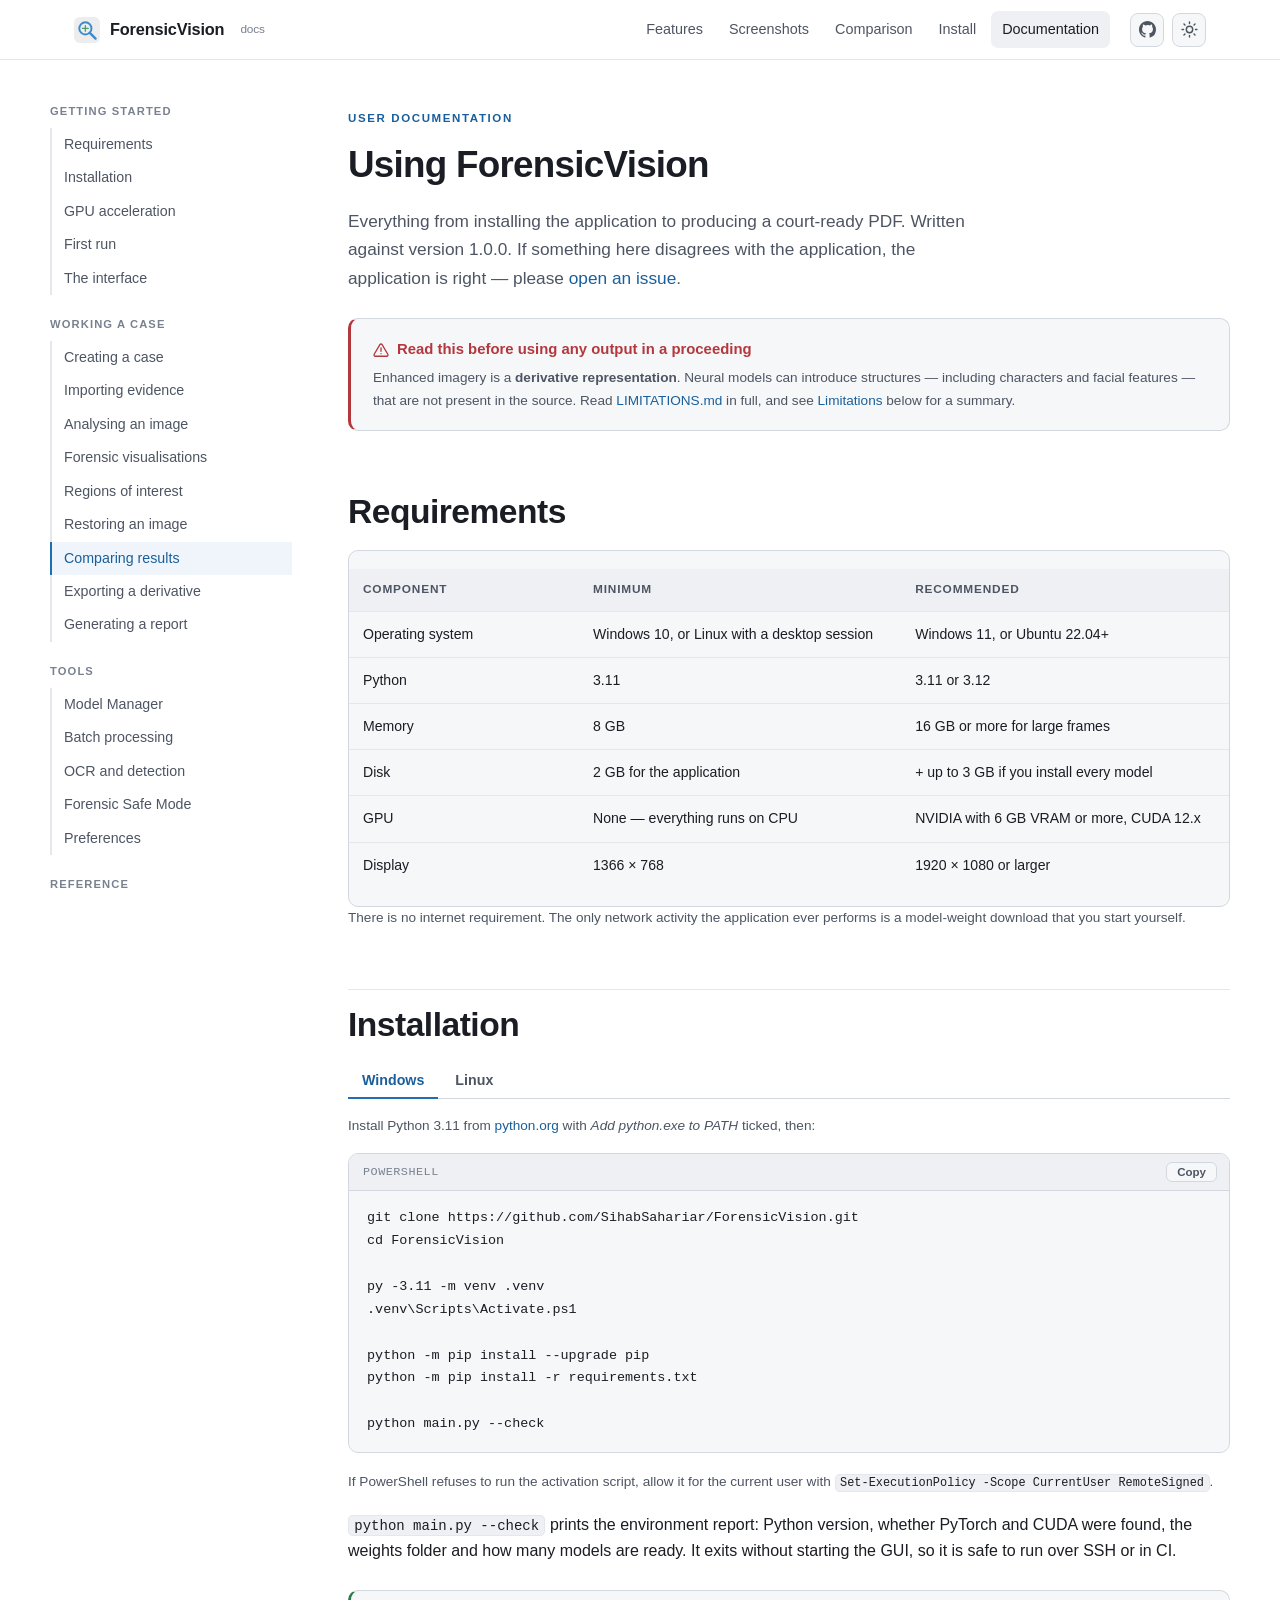
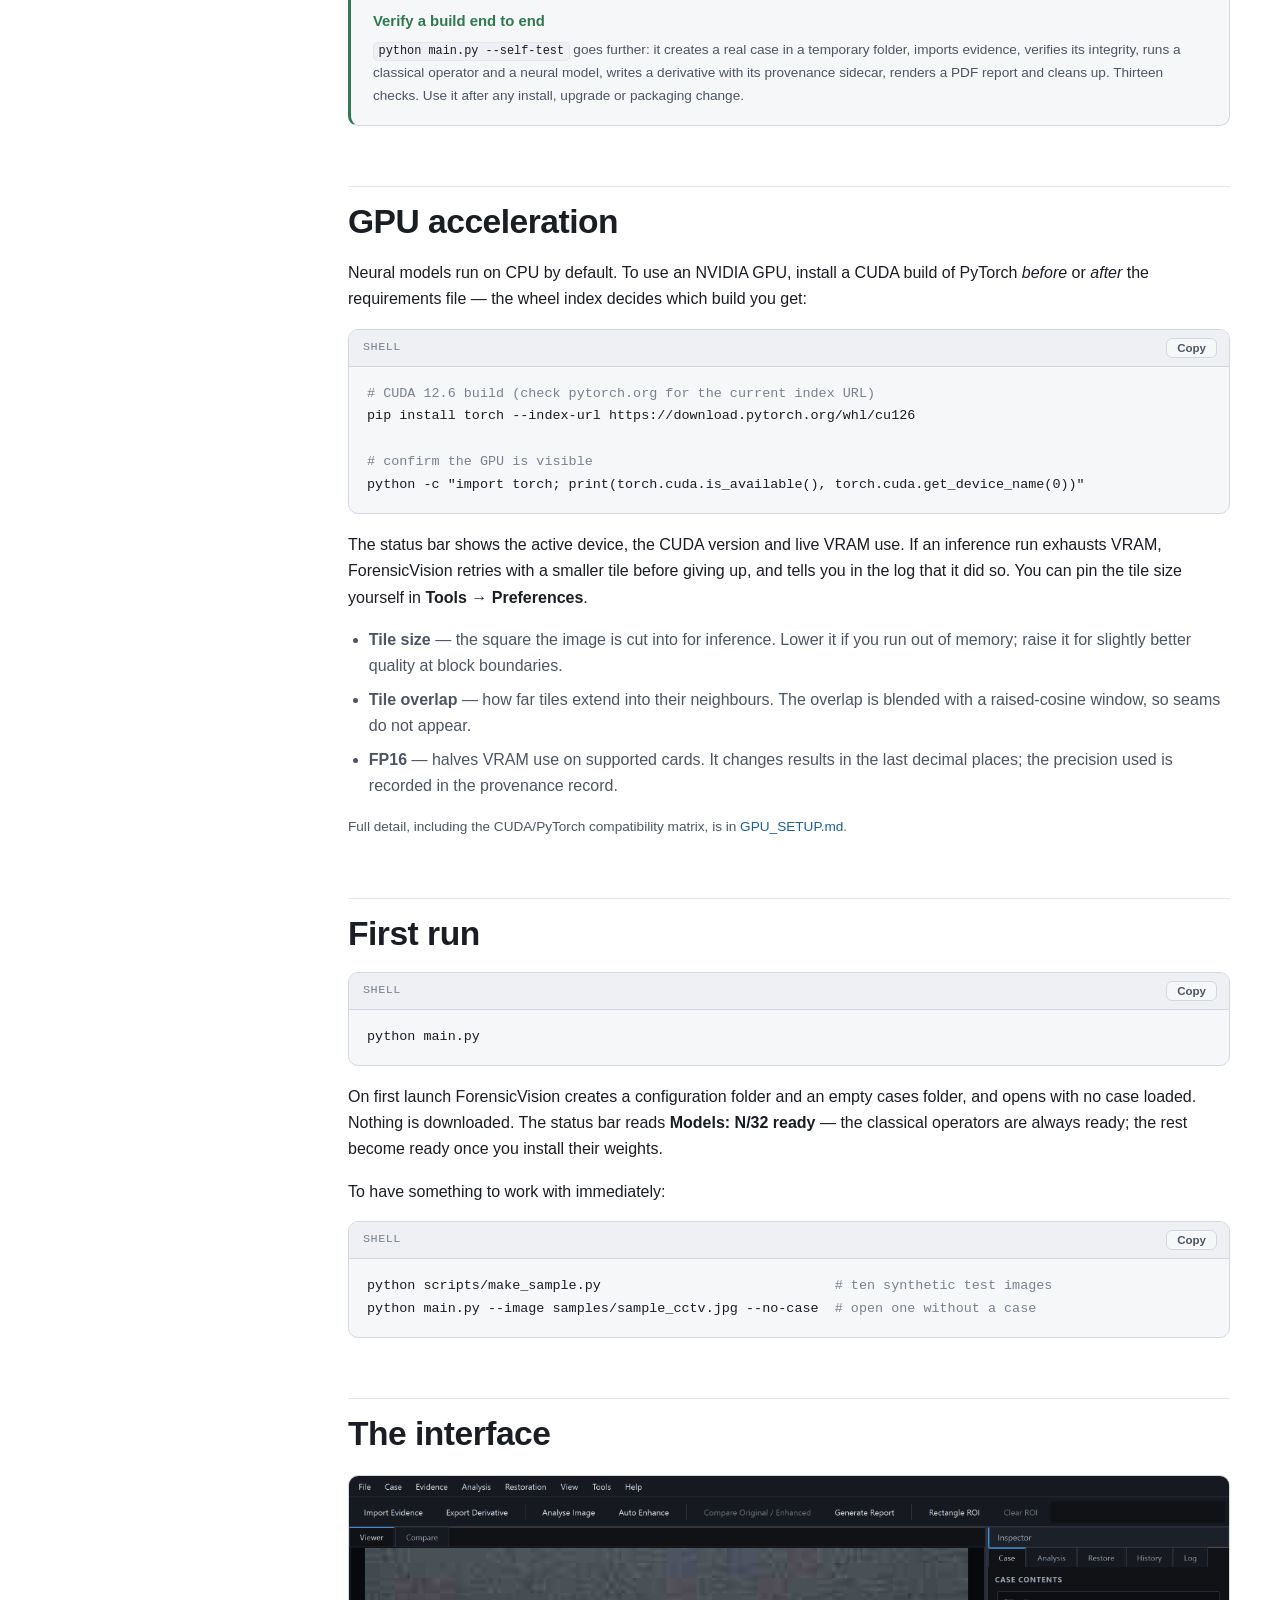
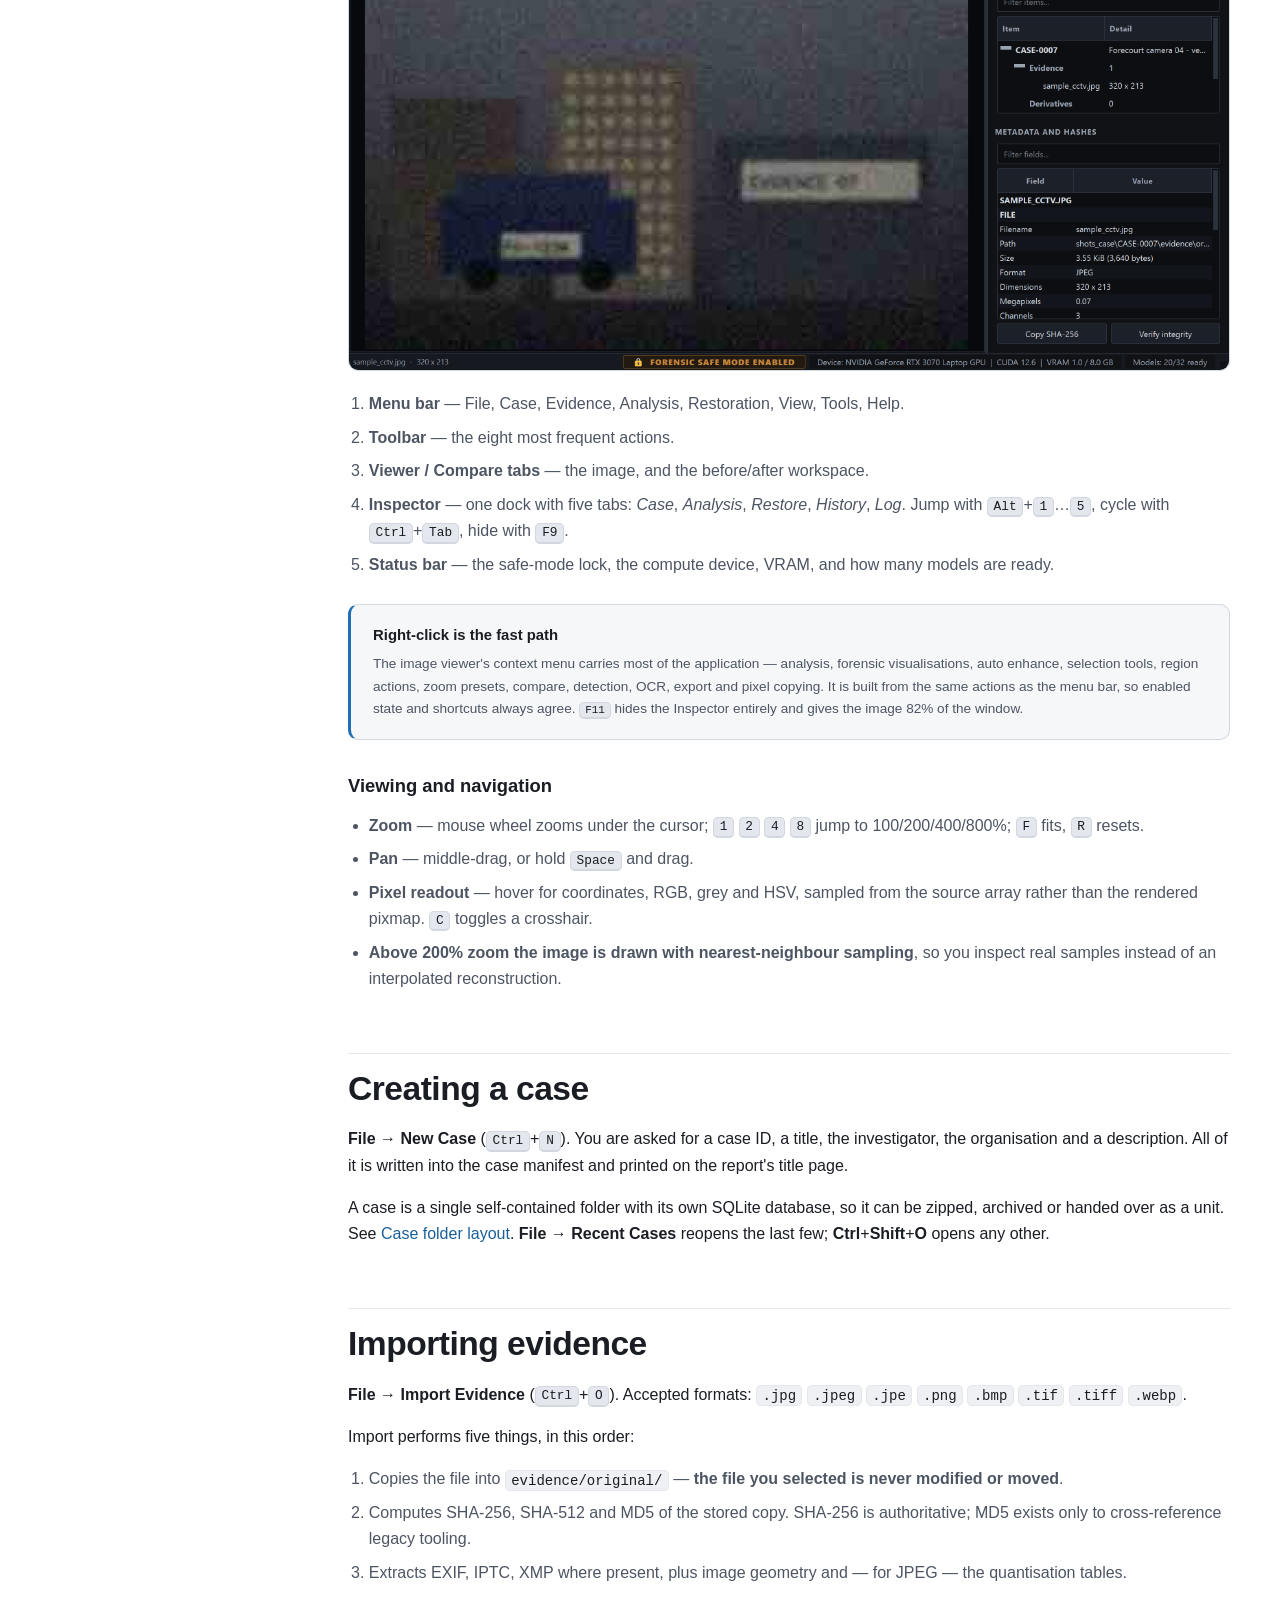
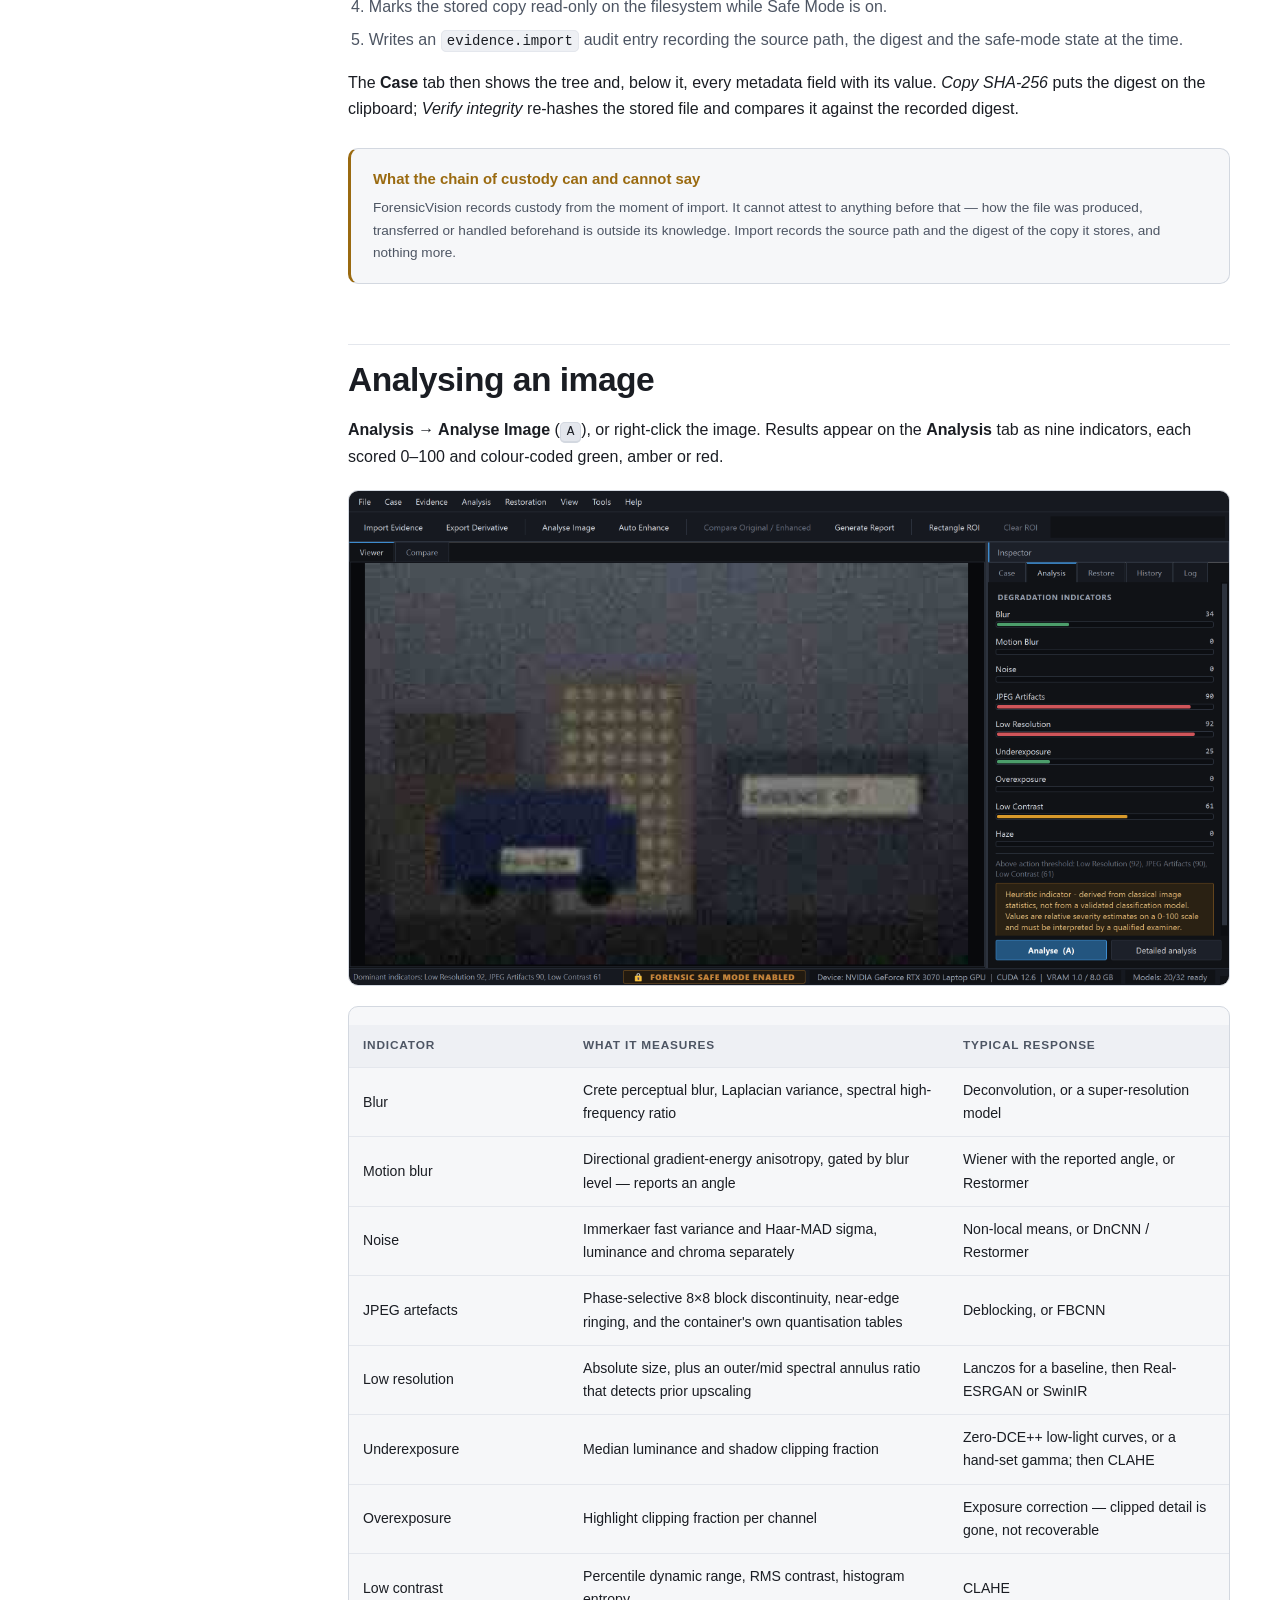
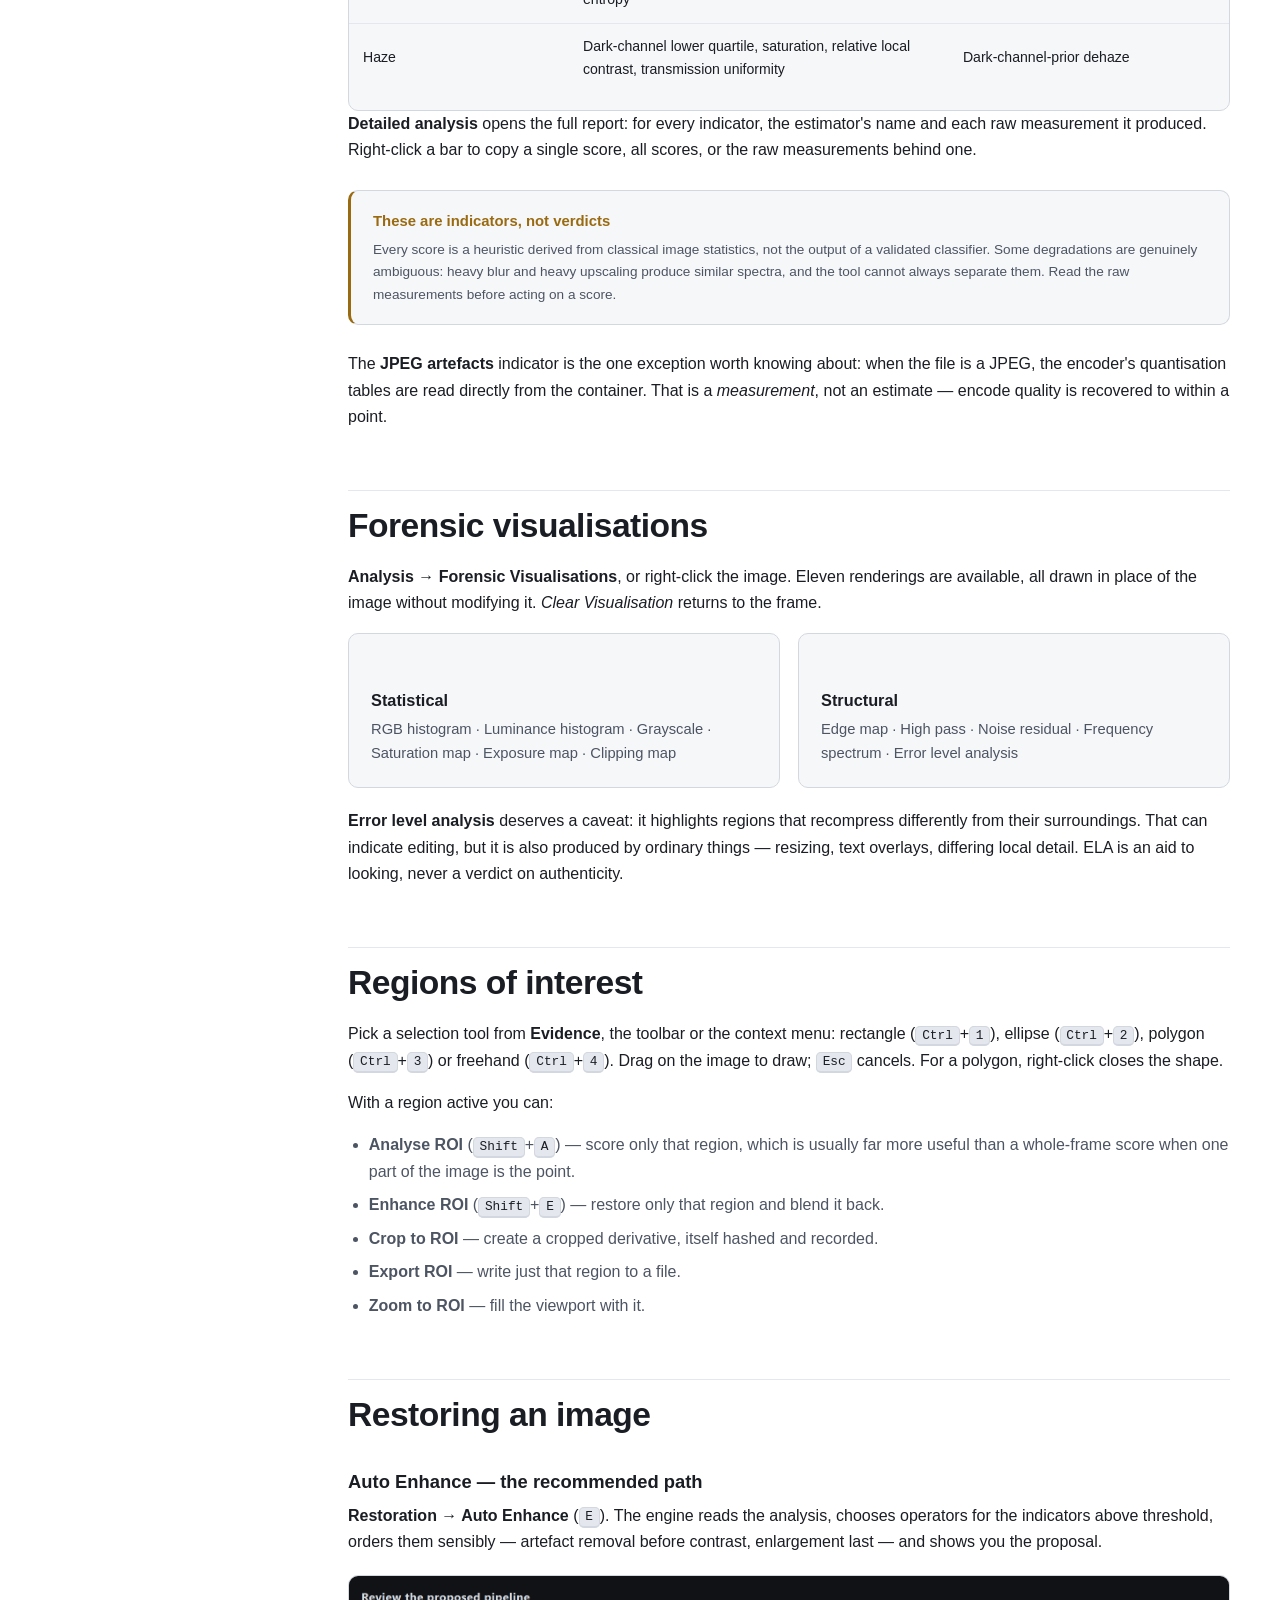
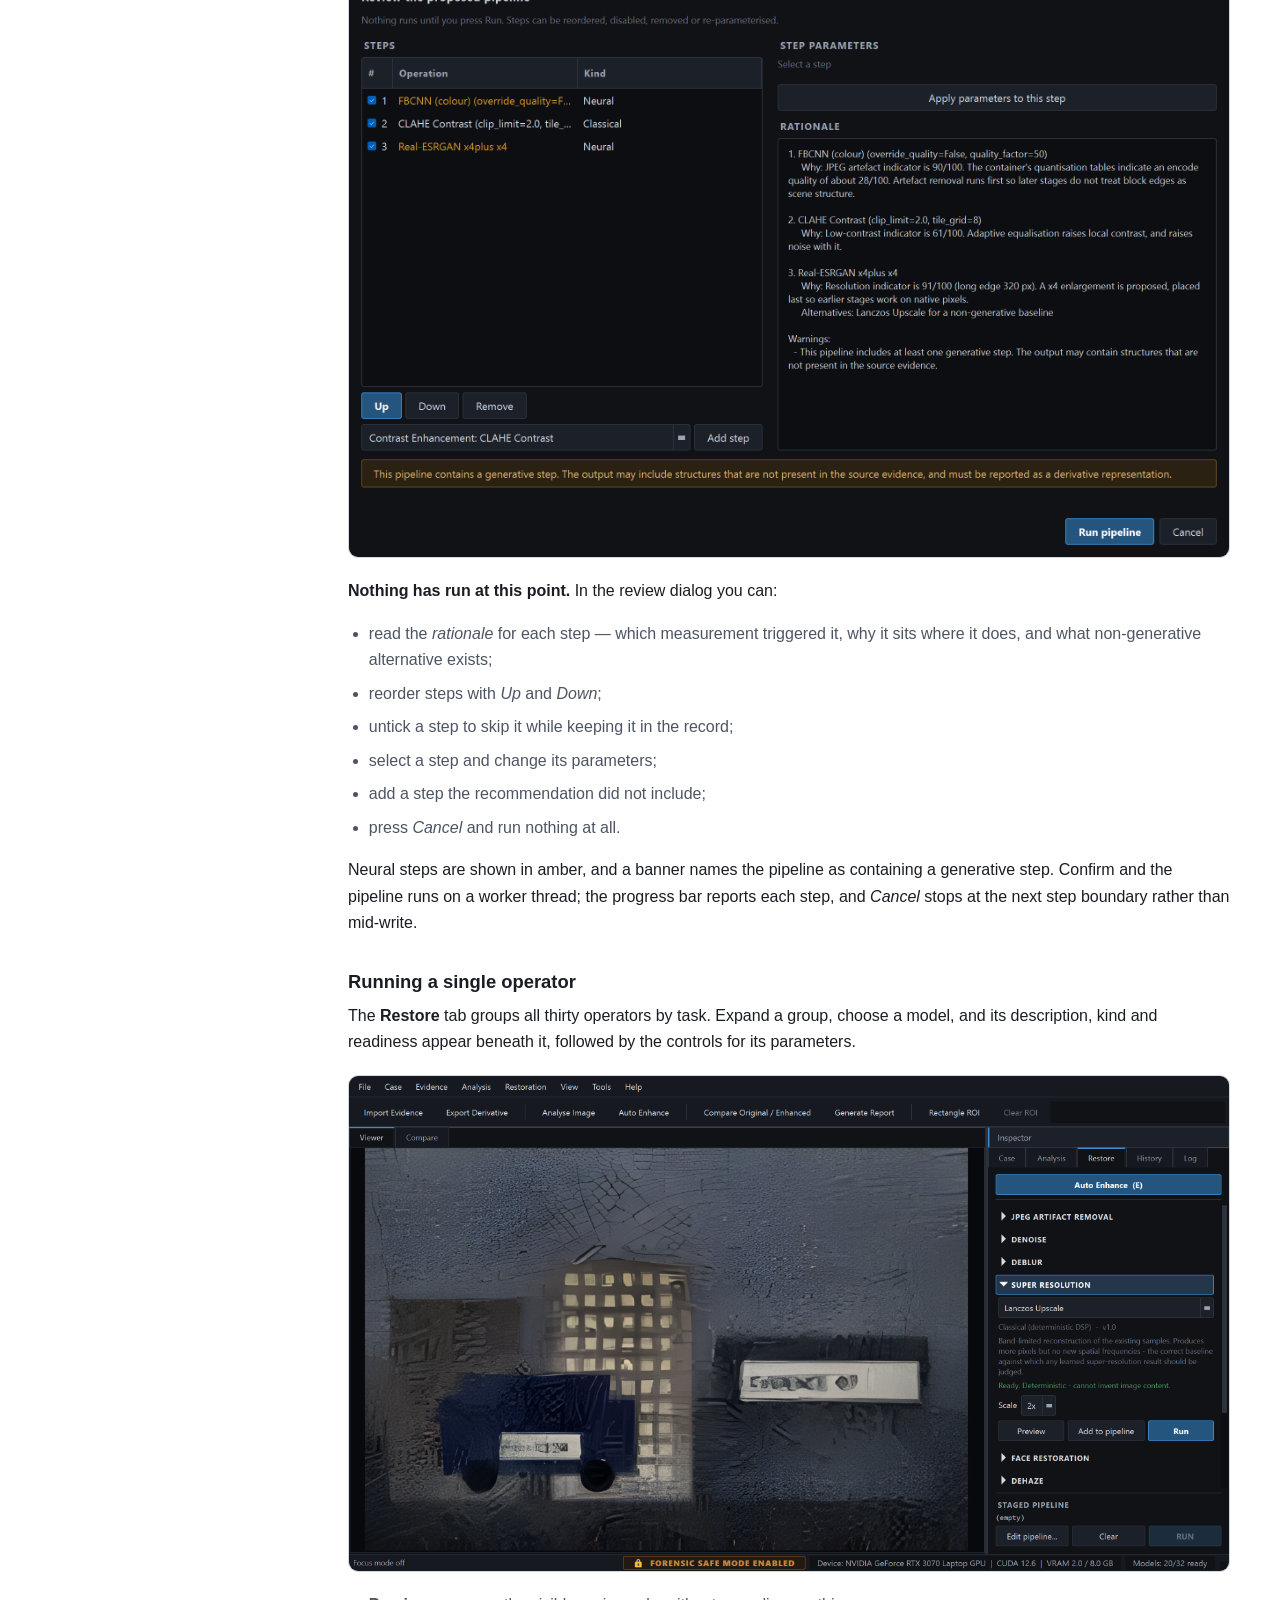
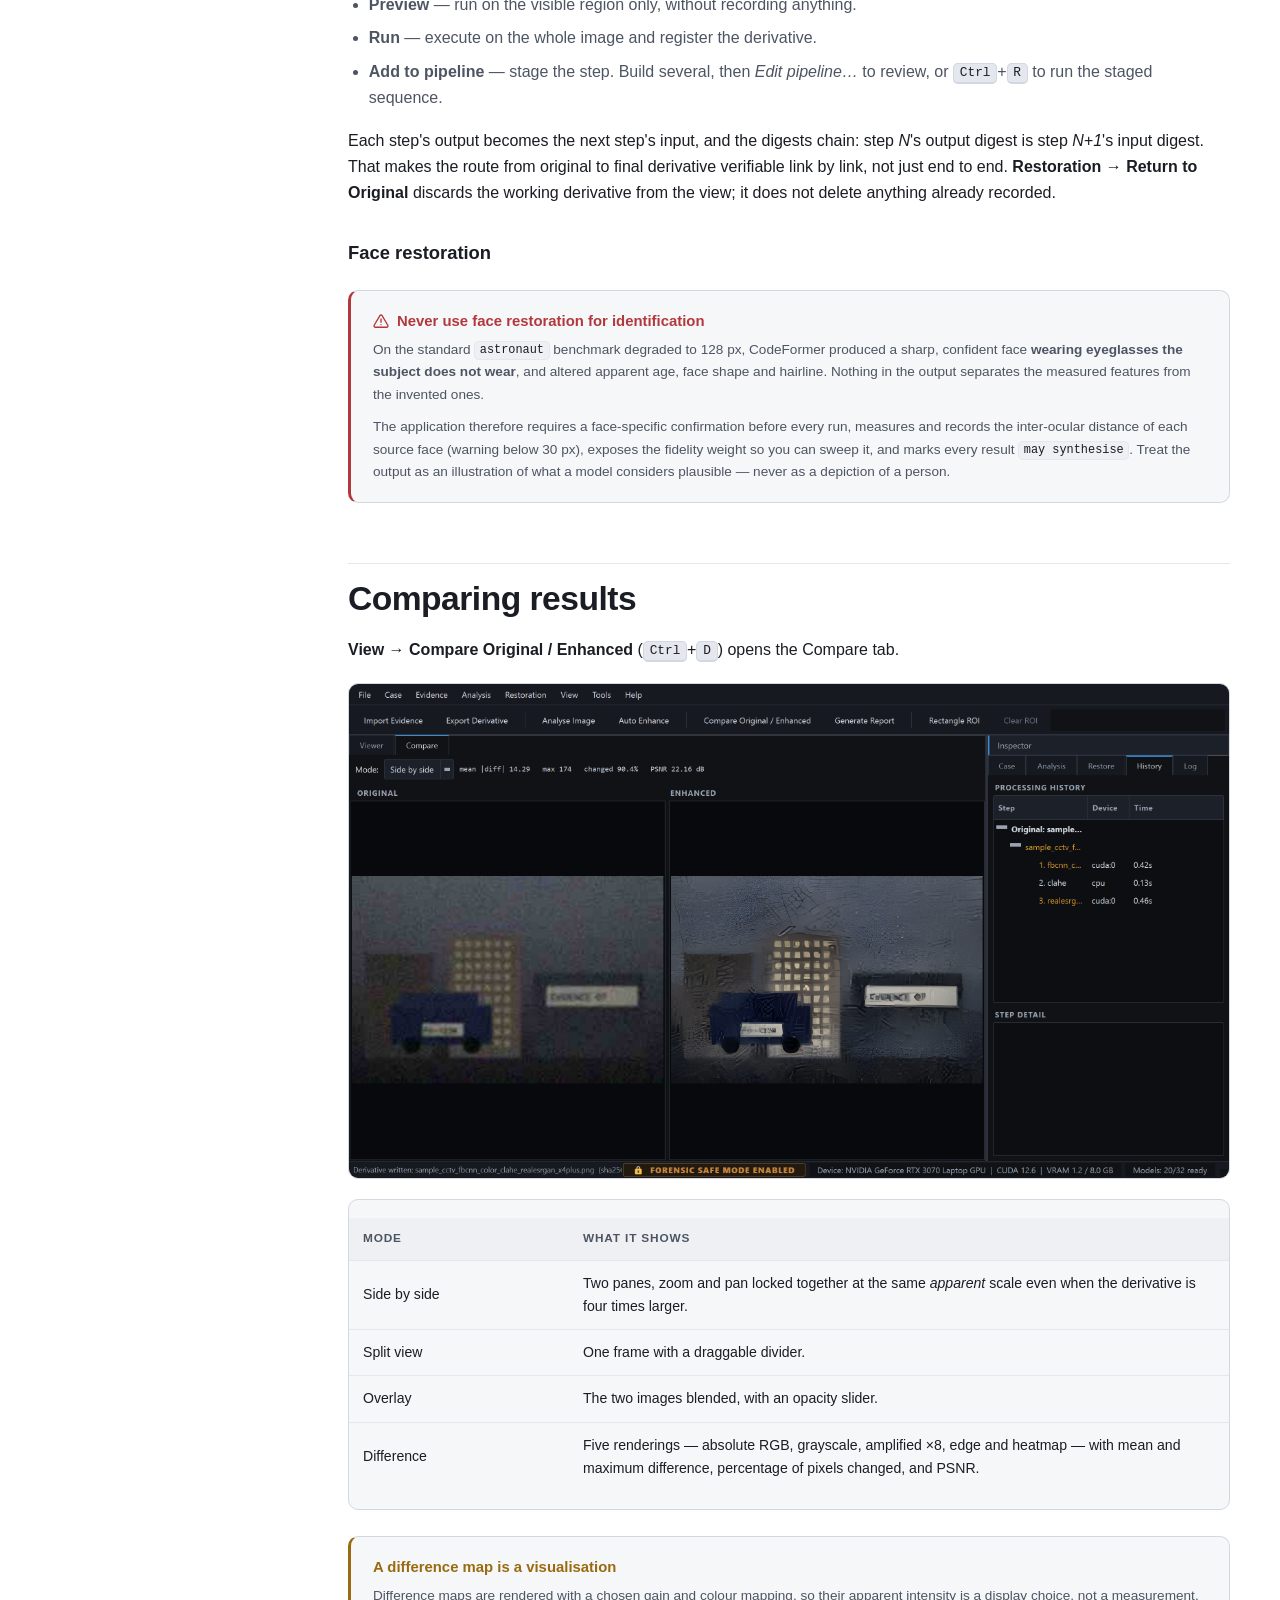
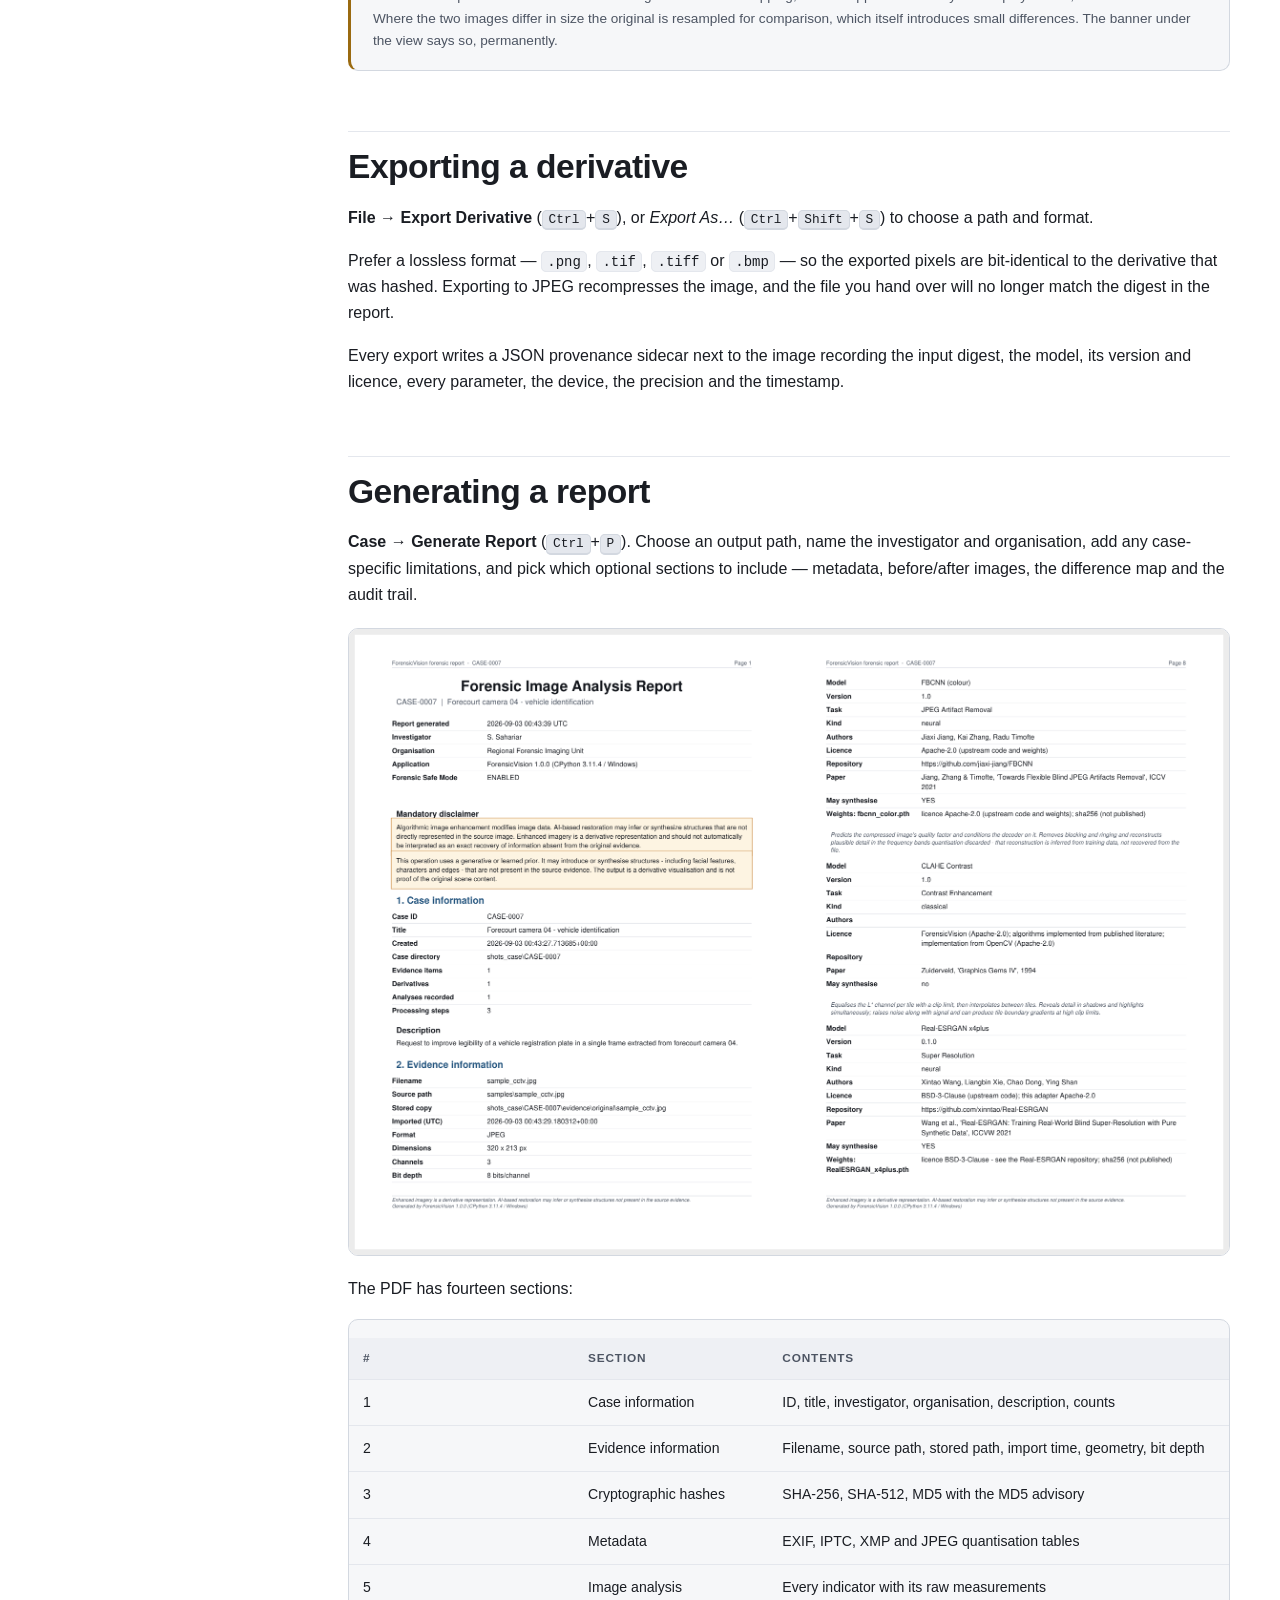
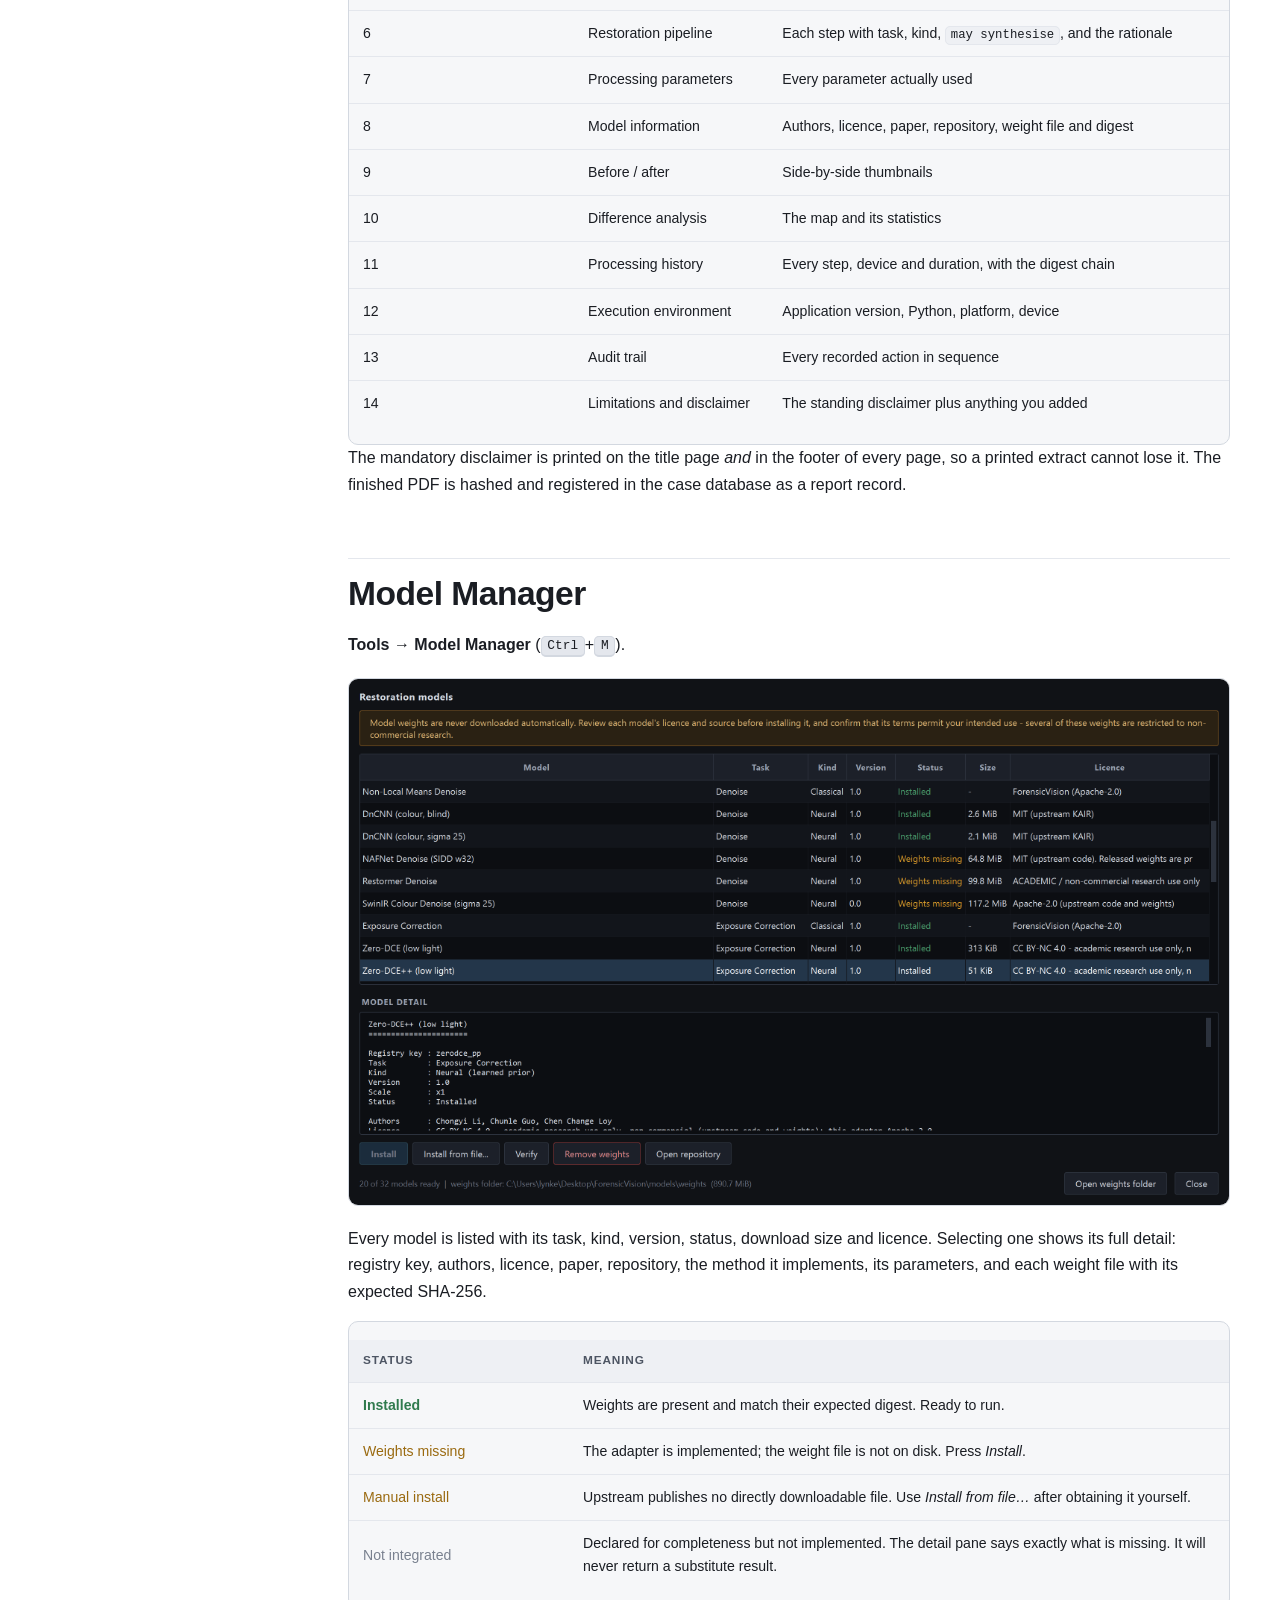
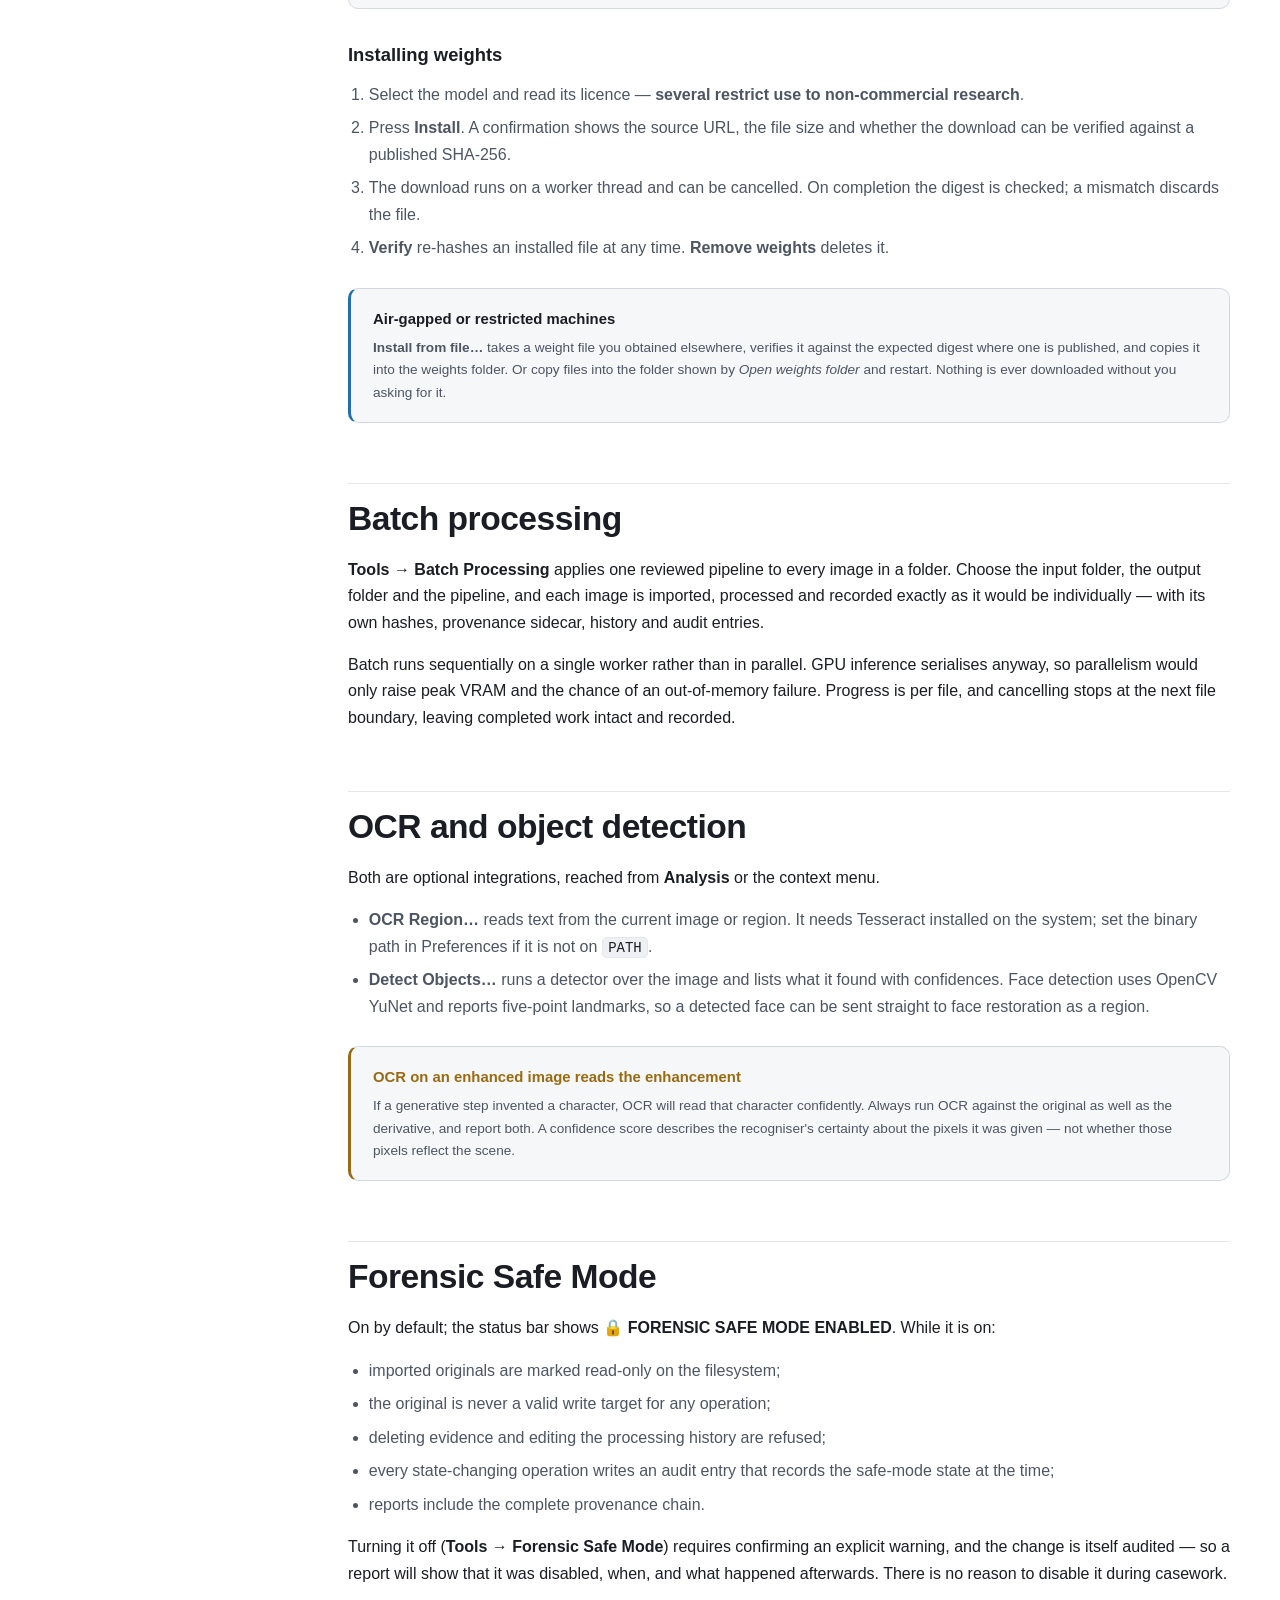
<file: docs/documentation.html>
<!DOCTYPE html>
<html lang="en">
<head>
<meta charset="utf-8">
<meta name="viewport" content="width=device-width, initial-scale=1">
<title>User documentation — ForensicVision</title>
<meta name="description" content="How to install and use ForensicVision: cases, evidence import, degradation analysis, restoration pipelines, the Model Manager, comparison, reports, Forensic Safe Mode, shortcuts and troubleshooting.">
<meta name="author" content="Sihab Sahariar">
<link rel="icon" href="data:image/svg+xml,<svg xmlns='http://www.w3.org/2000/svg' viewBox='0 0 32 32'><rect width='32' height='32' rx='7' fill='%23101216'/><circle cx='14' cy='14' r='7' fill='none' stroke='%233d8bcd' stroke-width='2.5'/><path d='M19.5 19.5 26 26' stroke='%233d8bcd' stroke-width='3' stroke-linecap='round'/></svg>">
<link rel="stylesheet" href="assets/style.css">
<script>
  (function () {
    try {
      var saved = localStorage.getItem("fv-theme");
      var prefersLight = window.matchMedia("(prefers-color-scheme: light)").matches;
      if (saved === "light" || (!saved && prefersLight)) {
        document.documentElement.setAttribute("data-theme", "light");
      }
    } catch (e) { /* storage blocked; keep the dark default */ }
  })();
</script>
</head>
<body>

<header class="site-header">
  <div class="site-header__inner">
    <a class="brand" href="index.html">
      <svg viewBox="0 0 32 32" aria-hidden="true">
        <rect width="32" height="32" rx="7" fill="currentColor" opacity=".08"/>
        <circle cx="14" cy="14" r="7.5" fill="none" stroke="#3d8bcd" stroke-width="2.4"/>
        <path d="M19.5 19.5 26.5 26.5" stroke="#3d8bcd" stroke-width="3" stroke-linecap="round"/>
        <path d="M10.5 14h7M14 10.5v7" stroke="#4c9e6b" stroke-width="1.6" stroke-linecap="round"/>
      </svg>
      <span>ForensicVision</span><em>docs</em>
    </a>

    <nav class="site-nav" id="site-nav">
      <a href="index.html#features">Features</a>
      <a href="index.html#screenshots">Screenshots</a>
      <a href="index.html#compare">Comparison</a>
      <a href="index.html#install">Install</a>
      <a href="documentation.html" class="is-active">Documentation</a>
    </nav>

    <div class="header-tools">
      <a class="icon-btn" href="https://github.com/SihabSahariar/ForensicVision"
         target="_blank" rel="noopener" aria-label="ForensicVision on GitHub" title="View on GitHub">
        <svg viewBox="0 0 16 16" fill="currentColor" aria-hidden="true"><path d="M8 0C3.58 0 0 3.58 0 8c0 3.54 2.29 6.53 5.47 7.59.4.07.55-.17.55-.38 0-.19-.01-.82-.01-1.49-2.01.37-2.53-.49-2.69-.94-.09-.23-.48-.94-.82-1.13-.28-.15-.68-.52-.01-.53.63-.01 1.08.58 1.23.82.72 1.21 1.87.87 2.33.66.07-.52.28-.87.51-1.07-1.78-.2-3.64-.89-3.64-3.95 0-.87.31-1.59.82-2.15-.08-.2-.36-1.02.08-2.12 0 0 .67-.21 2.2.82a7.4 7.4 0 0 1 2-.27c.68 0 1.36.09 2 .27 1.53-1.04 2.2-.82 2.2-.82.44 1.1.16 1.92.08 2.12.51.56.82 1.27.82 2.15 0 3.07-1.87 3.75-3.65 3.95.29.25.54.73.54 1.48 0 1.07-.01 1.93-.01 2.2 0 .21.15.46.55.38A8.01 8.01 0 0 0 16 8c0-4.42-3.58-8-8-8Z"/></svg>
      </a>
      <button class="icon-btn theme-toggle" type="button" aria-label="Switch to light theme">
        <svg class="moon" viewBox="0 0 24 24" fill="none" stroke="currentColor" stroke-width="2" stroke-linecap="round" stroke-linejoin="round" aria-hidden="true"><path d="M21 12.79A9 9 0 1 1 11.21 3 7 7 0 0 0 21 12.79Z"/></svg>
        <svg class="sun" viewBox="0 0 24 24" fill="none" stroke="currentColor" stroke-width="2" stroke-linecap="round" aria-hidden="true"><circle cx="12" cy="12" r="4.5"/><path d="M12 1.5v2M12 20.5v2M4.2 4.2l1.4 1.4M18.4 18.4l1.4 1.4M1.5 12h2M20.5 12h2M4.2 19.8l1.4-1.4M18.4 5.6l1.4-1.4"/></svg>
      </button>
      <button class="icon-btn nav-toggle" type="button" aria-controls="site-nav" aria-expanded="false" aria-label="Toggle navigation">
        <svg viewBox="0 0 24 24" fill="none" stroke="currentColor" stroke-width="2" stroke-linecap="round" aria-hidden="true"><path d="M3 6h18M3 12h18M3 18h18"/></svg>
      </button>
    </div>
  </div>
</header>

<div class="wrap docs">

  <!-- ================================================= sidebar -->
  <aside class="docs-nav" data-spy>
    <h4>Getting started</h4>
    <ul>
      <li><a href="#requirements">Requirements</a></li>
      <li><a href="#installation">Installation</a></li>
      <li><a href="#gpu">GPU acceleration</a></li>
      <li><a href="#first-run">First run</a></li>
      <li><a href="#interface">The interface</a></li>
    </ul>

    <h4>Working a case</h4>
    <ul>
      <li><a href="#cases">Creating a case</a></li>
      <li><a href="#evidence">Importing evidence</a></li>
      <li><a href="#analysis">Analysing an image</a></li>
      <li><a href="#visualisations">Forensic visualisations</a></li>
      <li><a href="#regions">Regions of interest</a></li>
      <li><a href="#restoration">Restoring an image</a></li>
      <li><a href="#comparison">Comparing results</a></li>
      <li><a href="#export">Exporting a derivative</a></li>
      <li><a href="#reports">Generating a report</a></li>
    </ul>

    <h4>Tools</h4>
    <ul>
      <li><a href="#models">Model Manager</a></li>
      <li><a href="#batch">Batch processing</a></li>
      <li><a href="#ocr">OCR and detection</a></li>
      <li><a href="#safe-mode">Forensic Safe Mode</a></li>
      <li><a href="#preferences">Preferences</a></li>
    </ul>

    <h4>Reference</h4>
    <ul>
      <li><a href="#shortcuts">Keyboard shortcuts</a></li>
      <li><a href="#cli">Command line</a></li>
      <li><a href="#layout">Case folder layout</a></li>
      <li><a href="#scripting">Scripting the engine</a></li>
      <li><a href="#troubleshooting">Troubleshooting</a></li>
      <li><a href="#faq">FAQ</a></li>
      <li><a href="#limits">Limitations</a></li>
    </ul>
  </aside>

  <!-- ================================================= body -->
  <main class="docs-body">

    <div class="doc-hero">
      <span class="eyebrow">User documentation</span>
      <h1>Using ForensicVision</h1>
      <p class="lede">
        Everything from installing the application to producing a court-ready PDF.
        Written against version 1.0.0. If something here disagrees with the
        application, the application is right — please
        <a href="https://github.com/SihabSahariar/ForensicVision/issues" target="_blank" rel="noopener">open an issue</a>.
      </p>

      <div class="callout callout--danger">
        <div class="callout__title">
          <svg viewBox="0 0 24 24" width="16" height="16" fill="none" stroke="currentColor" stroke-width="2" stroke-linecap="round" aria-hidden="true"><path d="M12 9v5M12 17.5h.01"/><path d="M10.3 3.9 1.8 18.4A2 2 0 0 0 3.5 21.4h17a2 2 0 0 0 1.7-3L13.7 3.9a2 2 0 0 0-3.4 0Z"/></svg>
          Read this before using any output in a proceeding
        </div>
        <p class="small muted" style="margin:0">
          Enhanced imagery is a <strong>derivative representation</strong>. Neural
          models can introduce structures — including characters and facial features
          — that are not present in the source. Read
          <a href="https://github.com/SihabSahariar/ForensicVision/blob/main/docs/LIMITATIONS.md" target="_blank" rel="noopener">LIMITATIONS.md</a>
          in full, and see <a href="#limits">Limitations</a> below for a summary.
        </p>
      </div>
    </div>

    <!-- ============================================ requirements -->
    <h2 id="requirements">Requirements</h2>

    <div class="table-scroll">
      <table>
        <thead><tr><th>Component</th><th>Minimum</th><th>Recommended</th></tr></thead>
        <tbody>
          <tr><td>Operating system</td><td>Windows 10, or Linux with a desktop session</td><td>Windows 11, or Ubuntu 22.04+</td></tr>
          <tr><td>Python</td><td>3.11</td><td>3.11 or 3.12</td></tr>
          <tr><td>Memory</td><td>8 GB</td><td>16 GB or more for large frames</td></tr>
          <tr><td>Disk</td><td>2 GB for the application</td><td>+ up to 3 GB if you install every model</td></tr>
          <tr><td>GPU</td><td>None — everything runs on CPU</td><td>NVIDIA with 6 GB VRAM or more, CUDA 12.x</td></tr>
          <tr><td>Display</td><td>1366 × 768</td><td>1920 × 1080 or larger</td></tr>
        </tbody>
      </table>
    </div>

    <p class="muted small">
      There is no internet requirement. The only network activity the application
      ever performs is a model-weight download that you start yourself.
    </p>

    <!-- ============================================ installation -->
    <h2 id="installation">Installation</h2>

    <div class="tabs" data-tabs>
      <div class="tabs__list" role="tablist" aria-label="Operating system">
        <button class="tabs__btn" type="button" role="tab" aria-selected="true">Windows</button>
        <button class="tabs__btn" type="button" role="tab" aria-selected="false">Linux</button>
      </div>

      <div class="tabs__panel" role="tabpanel">
        <p class="muted small">
          Install Python 3.11 from <a href="https://www.python.org/downloads/" target="_blank" rel="noopener">python.org</a>
          with <em>Add python.exe to PATH</em> ticked, then:
        </p>
        <div class="code">
          <div class="code__head"><span>PowerShell</span><button class="copy" type="button">Copy</button></div>
<pre>git clone https://github.com/SihabSahariar/ForensicVision.git
cd ForensicVision

py -3.11 -m venv .venv
.venv\Scripts\Activate.ps1

python -m pip install --upgrade pip
python -m pip install -r requirements.txt

python main.py --check</pre>
        </div>
        <p class="muted small">
          If PowerShell refuses to run the activation script, allow it for the
          current user with
          <code>Set-ExecutionPolicy -Scope CurrentUser RemoteSigned</code>.
        </p>
      </div>

      <div class="tabs__panel" role="tabpanel" hidden>
        <p class="muted small">
          Qt needs a few system libraries that are not pulled in by pip:
        </p>
        <div class="code">
          <div class="code__head"><span>bash — Debian / Ubuntu</span><button class="copy" type="button">Copy</button></div>
<pre>sudo apt update
sudo apt install python3.11 python3.11-venv git \
                 libgl1 libglib2.0-0 libxkbcommon-x11-0 \
                 libxcb-cursor0 libxcb-icccm4 libxcb-image0 \
                 libxcb-keysyms1 libxcb-randr0 libxcb-render-util0 \
                 libxcb-xinerama0 libxcb-shape0

git clone https://github.com/SihabSahariar/ForensicVision.git
cd ForensicVision
python3.11 -m venv .venv
source .venv/bin/activate
pip install --upgrade pip
pip install -r requirements.txt

python main.py --check</pre>
        </div>
        <p class="muted small">
          On Fedora the equivalent packages are <code>mesa-libGL</code>,
          <code>libxkbcommon-x11</code> and <code>xcb-util-cursor</code>.
        </p>
      </div>
    </div>

    <p>
      <code>python main.py --check</code> prints the environment report: Python
      version, whether PyTorch and CUDA were found, the weights folder and how many
      models are ready. It exits without starting the GUI, so it is safe to run over
      SSH or in CI.
    </p>

    <div class="callout callout--ok">
      <div class="callout__title">Verify a build end to end</div>
      <p class="small muted" style="margin:0">
        <code>python main.py --self-test</code> goes further: it creates a real case
        in a temporary folder, imports evidence, verifies its integrity, runs a
        classical operator and a neural model, writes a derivative with its
        provenance sidecar, renders a PDF report and cleans up. Thirteen checks. Use
        it after any install, upgrade or packaging change.
      </p>
    </div>

    <!-- ============================================ gpu -->
    <h2 id="gpu">GPU acceleration</h2>

    <p>
      Neural models run on CPU by default. To use an NVIDIA GPU, install a CUDA build
      of PyTorch <em>before</em> or <em>after</em> the requirements file — the wheel
      index decides which build you get:
    </p>

    <div class="code">
      <div class="code__head"><span>shell</span><button class="copy" type="button">Copy</button></div>
<pre><span class="c"># CUDA 12.6 build (check pytorch.org for the current index URL)</span>
pip install torch --index-url https://download.pytorch.org/whl/cu126

<span class="c"># confirm the GPU is visible</span>
python -c "import torch; print(torch.cuda.is_available(), torch.cuda.get_device_name(0))"</pre>
    </div>

    <p>
      The status bar shows the active device, the CUDA version and live VRAM use. If
      an inference run exhausts VRAM, ForensicVision retries with a smaller tile
      before giving up, and tells you in the log that it did so. You can pin the tile
      size yourself in <strong>Tools → Preferences</strong>.
    </p>

    <ul>
      <li><strong>Tile size</strong> — the square the image is cut into for inference. Lower it if you run out of memory; raise it for slightly better quality at block boundaries.</li>
      <li><strong>Tile overlap</strong> — how far tiles extend into their neighbours. The overlap is blended with a raised-cosine window, so seams do not appear.</li>
      <li><strong>FP16</strong> — halves VRAM use on supported cards. It changes results in the last decimal places; the precision used is recorded in the provenance record.</li>
    </ul>

    <p class="muted small">
      Full detail, including the CUDA/PyTorch compatibility matrix, is in
      <a href="https://github.com/SihabSahariar/ForensicVision/blob/main/docs/GPU_SETUP.md" target="_blank" rel="noopener">GPU_SETUP.md</a>.
    </p>

    <!-- ============================================ first run -->
    <h2 id="first-run">First run</h2>

    <div class="code">
      <div class="code__head"><span>shell</span><button class="copy" type="button">Copy</button></div>
<pre>python main.py</pre>
    </div>

    <p>
      On first launch ForensicVision creates a configuration folder and an empty
      cases folder, and opens with no case loaded. Nothing is downloaded. The status
      bar reads <strong>Models: N/32 ready</strong> — the classical operators are
      always ready; the rest become ready once you install their weights.
    </p>

    <p>To have something to work with immediately:</p>

    <div class="code">
      <div class="code__head"><span>shell</span><button class="copy" type="button">Copy</button></div>
<pre>python scripts/make_sample.py                             <span class="c"># ten synthetic test images</span>
python main.py --image samples/sample_cctv.jpg --no-case  <span class="c"># open one without a case</span></pre>
    </div>

    <!-- ============================================ interface -->
    <h2 id="interface">The interface</h2>

    <img src="screenshots/01-main-window.png" loading="lazy" width="2560" height="1334"
         alt="The ForensicVision main window annotated by region: menu bar, toolbar, viewer tabs, inspector and status bar">

    <ol>
      <li><strong>Menu bar</strong> — File, Case, Evidence, Analysis, Restoration, View, Tools, Help.</li>
      <li><strong>Toolbar</strong> — the eight most frequent actions.</li>
      <li><strong>Viewer / Compare tabs</strong> — the image, and the before/after workspace.</li>
      <li><strong>Inspector</strong> — one dock with five tabs: <em>Case</em>, <em>Analysis</em>, <em>Restore</em>, <em>History</em>, <em>Log</em>. Jump with <kbd>Alt</kbd>+<kbd>1</kbd>…<kbd>5</kbd>, cycle with <kbd>Ctrl</kbd>+<kbd>Tab</kbd>, hide with <kbd>F9</kbd>.</li>
      <li><strong>Status bar</strong> — the safe-mode lock, the compute device, VRAM, and how many models are ready.</li>
    </ol>

    <div class="callout">
      <div class="callout__title">Right-click is the fast path</div>
      <p class="small muted" style="margin:0">
        The image viewer's context menu carries most of the application — analysis,
        forensic visualisations, auto enhance, selection tools, region actions, zoom
        presets, compare, detection, OCR, export and pixel copying. It is built from
        the same actions as the menu bar, so enabled state and shortcuts always
        agree. <kbd>F11</kbd> hides the Inspector entirely and gives the image 82% of
        the window.
      </p>
    </div>

    <h3 id="viewing">Viewing and navigation</h3>
    <ul>
      <li><strong>Zoom</strong> — mouse wheel zooms under the cursor; <kbd>1</kbd> <kbd>2</kbd> <kbd>4</kbd> <kbd>8</kbd> jump to 100/200/400/800%; <kbd>F</kbd> fits, <kbd>R</kbd> resets.</li>
      <li><strong>Pan</strong> — middle-drag, or hold <kbd>Space</kbd> and drag.</li>
      <li><strong>Pixel readout</strong> — hover for coordinates, RGB, grey and HSV, sampled from the source array rather than the rendered pixmap. <kbd>C</kbd> toggles a crosshair.</li>
      <li><strong>Above 200% zoom the image is drawn with nearest-neighbour sampling</strong>, so you inspect real samples instead of an interpolated reconstruction.</li>
    </ul>

    <!-- ============================================ cases -->
    <h2 id="cases">Creating a case</h2>

    <p>
      <strong>File → New Case</strong> (<kbd>Ctrl</kbd>+<kbd>N</kbd>). You are asked
      for a case ID, a title, the investigator, the organisation and a description.
      All of it is written into the case manifest and printed on the report's title
      page.
    </p>

    <p>
      A case is a single self-contained folder with its own SQLite database, so it
      can be zipped, archived or handed over as a unit. See
      <a href="#layout">Case folder layout</a>. <strong>File → Recent Cases</strong>
      reopens the last few; <strong>Ctrl</strong>+<strong>Shift</strong>+<strong>O</strong>
      opens any other.
    </p>

    <!-- ============================================ evidence -->
    <h2 id="evidence">Importing evidence</h2>

    <p>
      <strong>File → Import Evidence</strong> (<kbd>Ctrl</kbd>+<kbd>O</kbd>). Accepted
      formats: <code>.jpg</code> <code>.jpeg</code> <code>.jpe</code> <code>.png</code>
      <code>.bmp</code> <code>.tif</code> <code>.tiff</code> <code>.webp</code>.
    </p>

    <p>Import performs five things, in this order:</p>
    <ol>
      <li>Copies the file into <code>evidence/original/</code> — <strong>the file you selected is never modified or moved</strong>.</li>
      <li>Computes SHA-256, SHA-512 and MD5 of the stored copy. SHA-256 is authoritative; MD5 exists only to cross-reference legacy tooling.</li>
      <li>Extracts EXIF, IPTC, XMP where present, plus image geometry and — for JPEG — the quantisation tables.</li>
      <li>Marks the stored copy read-only on the filesystem while Safe Mode is on.</li>
      <li>Writes an <code>evidence.import</code> audit entry recording the source path, the digest and the safe-mode state at the time.</li>
    </ol>

    <p>
      The <strong>Case</strong> tab then shows the tree and, below it, every metadata
      field with its value. <em>Copy SHA-256</em> puts the digest on the clipboard;
      <em>Verify integrity</em> re-hashes the stored file and compares it against the
      recorded digest.
    </p>

    <div class="callout callout--warn">
      <div class="callout__title">What the chain of custody can and cannot say</div>
      <p class="small muted" style="margin:0">
        ForensicVision records custody from the moment of import. It cannot attest to
        anything before that — how the file was produced, transferred or handled
        beforehand is outside its knowledge. Import records the source path and the
        digest of the copy it stores, and nothing more.
      </p>
    </div>

    <!-- ============================================ analysis -->
    <h2 id="analysis">Analysing an image</h2>

    <p>
      <strong>Analysis → Analyse Image</strong> (<kbd>A</kbd>), or right-click the
      image. Results appear on the <strong>Analysis</strong> tab as nine indicators,
      each scored 0–100 and colour-coded green, amber or red.
    </p>

    <img src="screenshots/02-analysis.png" loading="lazy" width="2560" height="1334"
         alt="The Analysis tab with nine indicators and the dominant-indicator summary">

    <div class="table-scroll">
      <table>
        <thead><tr><th>Indicator</th><th>What it measures</th><th>Typical response</th></tr></thead>
        <tbody>
          <tr><td>Blur</td><td>Crete perceptual blur, Laplacian variance, spectral high-frequency ratio</td><td>Deconvolution, or a super-resolution model</td></tr>
          <tr><td>Motion blur</td><td>Directional gradient-energy anisotropy, gated by blur level — reports an angle</td><td>Wiener with the reported angle, or Restormer</td></tr>
          <tr><td>Noise</td><td>Immerkaer fast variance and Haar-MAD sigma, luminance and chroma separately</td><td>Non-local means, or DnCNN / Restormer</td></tr>
          <tr><td>JPEG artefacts</td><td>Phase-selective 8×8 block discontinuity, near-edge ringing, and the container's own quantisation tables</td><td>Deblocking, or FBCNN</td></tr>
          <tr><td>Low resolution</td><td>Absolute size, plus an outer/mid spectral annulus ratio that detects prior upscaling</td><td>Lanczos for a baseline, then Real-ESRGAN or SwinIR</td></tr>
          <tr><td>Underexposure</td><td>Median luminance and shadow clipping fraction</td><td>Zero-DCE++ low-light curves, or a hand-set gamma; then CLAHE</td></tr>
          <tr><td>Overexposure</td><td>Highlight clipping fraction per channel</td><td>Exposure correction — clipped detail is gone, not recoverable</td></tr>
          <tr><td>Low contrast</td><td>Percentile dynamic range, RMS contrast, histogram entropy</td><td>CLAHE</td></tr>
          <tr><td>Haze</td><td>Dark-channel lower quartile, saturation, relative local contrast, transmission uniformity</td><td>Dark-channel-prior dehaze</td></tr>
        </tbody>
      </table>
    </div>

    <p>
      <strong>Detailed analysis</strong> opens the full report: for every indicator,
      the estimator's name and each raw measurement it produced. Right-click a bar to
      copy a single score, all scores, or the raw measurements behind one.
    </p>

    <div class="callout callout--warn">
      <div class="callout__title">These are indicators, not verdicts</div>
      <p class="small muted" style="margin:0">
        Every score is a heuristic derived from classical image statistics, not the
        output of a validated classifier. Some degradations are genuinely ambiguous:
        heavy blur and heavy upscaling produce similar spectra, and the tool cannot
        always separate them. Read the raw measurements before acting on a score.
      </p>
    </div>

    <p>
      The <strong>JPEG artefacts</strong> indicator is the one exception worth
      knowing about: when the file is a JPEG, the encoder's quantisation tables are
      read directly from the container. That is a <em>measurement</em>, not an
      estimate — encode quality is recovered to within a point.
    </p>

    <!-- ============================================ visualisations -->
    <h2 id="visualisations">Forensic visualisations</h2>

    <p>
      <strong>Analysis → Forensic Visualisations</strong>, or right-click the image.
      Eleven renderings are available, all drawn in place of the image without
      modifying it. <em>Clear Visualisation</em> returns to the frame.
    </p>

    <div class="grid grid--2">
      <div class="card">
        <h3>Statistical</h3>
        <p>RGB histogram · Luminance histogram · Grayscale · Saturation map · Exposure map · Clipping map</p>
      </div>
      <div class="card">
        <h3>Structural</h3>
        <p>Edge map · High pass · Noise residual · Frequency spectrum · Error level analysis</p>
      </div>
    </div>

    <p style="margin-top:20px">
      <strong>Error level analysis</strong> deserves a caveat: it highlights regions
      that recompress differently from their surroundings. That can indicate editing,
      but it is also produced by ordinary things — resizing, text overlays, differing
      local detail. ELA is an aid to looking, never a verdict on authenticity.
    </p>

    <!-- ============================================ regions -->
    <h2 id="regions">Regions of interest</h2>

    <p>
      Pick a selection tool from <strong>Evidence</strong>, the toolbar or the context
      menu: rectangle (<kbd>Ctrl</kbd>+<kbd>1</kbd>), ellipse
      (<kbd>Ctrl</kbd>+<kbd>2</kbd>), polygon (<kbd>Ctrl</kbd>+<kbd>3</kbd>) or
      freehand (<kbd>Ctrl</kbd>+<kbd>4</kbd>). Drag on the image to draw;
      <kbd>Esc</kbd> cancels. For a polygon, right-click closes the shape.
    </p>

    <p>With a region active you can:</p>
    <ul>
      <li><strong>Analyse ROI</strong> (<kbd>Shift</kbd>+<kbd>A</kbd>) — score only that region, which is usually far more useful than a whole-frame score when one part of the image is the point.</li>
      <li><strong>Enhance ROI</strong> (<kbd>Shift</kbd>+<kbd>E</kbd>) — restore only that region and blend it back.</li>
      <li><strong>Crop to ROI</strong> — create a cropped derivative, itself hashed and recorded.</li>
      <li><strong>Export ROI</strong> — write just that region to a file.</li>
      <li><strong>Zoom to ROI</strong> — fill the viewport with it.</li>
    </ul>

    <!-- ============================================ restoration -->
    <h2 id="restoration">Restoring an image</h2>

    <h3 id="auto-enhance">Auto Enhance — the recommended path</h3>

    <p>
      <strong>Restoration → Auto Enhance</strong> (<kbd>E</kbd>). The engine reads the
      analysis, chooses operators for the indicators above threshold, orders them
      sensibly — artefact removal before contrast, enlargement last — and shows you
      the proposal.
    </p>

    <img src="screenshots/03-pipeline-review.png" loading="lazy" width="2000" height="1320"
         alt="The pipeline review dialog listing three steps with rationale and a generative-step warning">

    <p><strong>Nothing has run at this point.</strong> In the review dialog you can:</p>
    <ul>
      <li>read the <em>rationale</em> for each step — which measurement triggered it, why it sits where it does, and what non-generative alternative exists;</li>
      <li>reorder steps with <em>Up</em> and <em>Down</em>;</li>
      <li>untick a step to skip it while keeping it in the record;</li>
      <li>select a step and change its parameters;</li>
      <li>add a step the recommendation did not include;</li>
      <li>press <em>Cancel</em> and run nothing at all.</li>
    </ul>

    <p>
      Neural steps are shown in amber, and a banner names the pipeline as containing
      a generative step. Confirm and the pipeline runs on a worker thread; the
      progress bar reports each step, and <em>Cancel</em> stops at the next step
      boundary rather than mid-write.
    </p>

    <h3 id="manual">Running a single operator</h3>

    <p>
      The <strong>Restore</strong> tab groups all thirty operators by task. Expand a
      group, choose a model, and its description, kind and readiness appear beneath
      it, followed by the controls for its parameters.
    </p>

    <img src="screenshots/11-restoration-panel.png" loading="lazy" width="2564" height="1440"
         alt="The Restore tab with the Super Resolution group expanded, showing Lanczos Upscale and its parameters">

    <ul>
      <li><strong>Preview</strong> — run on the visible region only, without recording anything.</li>
      <li><strong>Run</strong> — execute on the whole image and register the derivative.</li>
      <li><strong>Add to pipeline</strong> — stage the step. Build several, then <em>Edit pipeline…</em> to review, or <kbd>Ctrl</kbd>+<kbd>R</kbd> to run the staged sequence.</li>
    </ul>

    <p>
      Each step's output becomes the next step's input, and the digests chain: step
      <em>N</em>'s output digest is step <em>N+1</em>'s input digest. That makes the
      route from original to final derivative verifiable link by link, not just end
      to end. <strong>Restoration → Return to Original</strong> discards the working
      derivative from the view; it does not delete anything already recorded.
    </p>

    <h3 id="face">Face restoration</h3>

    <div class="callout callout--danger">
      <div class="callout__title">
        <svg viewBox="0 0 24 24" width="16" height="16" fill="none" stroke="currentColor" stroke-width="2" stroke-linecap="round" aria-hidden="true"><path d="M12 9v5M12 17.5h.01"/><path d="M10.3 3.9 1.8 18.4A2 2 0 0 0 3.5 21.4h17a2 2 0 0 0 1.7-3L13.7 3.9a2 2 0 0 0-3.4 0Z"/></svg>
        Never use face restoration for identification
      </div>
      <p class="small muted" style="margin:0 0 10px">
        On the standard <code>astronaut</code> benchmark degraded to 128 px,
        CodeFormer produced a sharp, confident face <strong>wearing eyeglasses the
        subject does not wear</strong>, and altered apparent age, face shape and
        hairline. Nothing in the output separates the measured features from the
        invented ones.
      </p>
      <p class="small muted" style="margin:0">
        The application therefore requires a face-specific confirmation before every
        run, measures and records the inter-ocular distance of each source face
        (warning below 30 px), exposes the fidelity weight so you can sweep it, and
        marks every result <code>may synthesise</code>. Treat the output as an
        illustration of what a model considers plausible — never as a depiction of a
        person.
      </p>
    </div>

    <!-- ============================================ comparison -->
    <h2 id="comparison">Comparing results</h2>

    <p>
      <strong>View → Compare Original / Enhanced</strong>
      (<kbd>Ctrl</kbd>+<kbd>D</kbd>) opens the Compare tab.
    </p>

    <img src="screenshots/04-comparison.png" loading="lazy" width="2560" height="1334"
         alt="Side-by-side comparison with the processing history panel">

    <div class="table-scroll">
      <table>
        <thead><tr><th>Mode</th><th>What it shows</th></tr></thead>
        <tbody>
          <tr><td>Side by side</td><td>Two panes, zoom and pan locked together at the same <em>apparent</em> scale even when the derivative is four times larger.</td></tr>
          <tr><td>Split view</td><td>One frame with a draggable divider.</td></tr>
          <tr><td>Overlay</td><td>The two images blended, with an opacity slider.</td></tr>
          <tr><td>Difference</td><td>Five renderings — absolute RGB, grayscale, amplified ×8, edge and heatmap — with mean and maximum difference, percentage of pixels changed, and PSNR.</td></tr>
        </tbody>
      </table>
    </div>

    <div class="callout callout--warn">
      <div class="callout__title">A difference map is a visualisation</div>
      <p class="small muted" style="margin:0">
        Difference maps are rendered with a chosen gain and colour mapping, so their
        apparent intensity is a display choice, not a measurement. Where the two
        images differ in size the original is resampled for comparison, which itself
        introduces small differences. The banner under the view says so, permanently.
      </p>
    </div>

    <!-- ============================================ export -->
    <h2 id="export">Exporting a derivative</h2>

    <p>
      <strong>File → Export Derivative</strong> (<kbd>Ctrl</kbd>+<kbd>S</kbd>), or
      <em>Export As…</em> (<kbd>Ctrl</kbd>+<kbd>Shift</kbd>+<kbd>S</kbd>) to choose a
      path and format.
    </p>

    <p>
      Prefer a lossless format — <code>.png</code>, <code>.tif</code>,
      <code>.tiff</code> or <code>.bmp</code> — so the exported pixels are
      bit-identical to the derivative that was hashed. Exporting to JPEG recompresses
      the image, and the file you hand over will no longer match the digest in the
      report.
    </p>

    <p>
      Every export writes a JSON provenance sidecar next to the image recording the
      input digest, the model, its version and licence, every parameter, the device,
      the precision and the timestamp.
    </p>

    <!-- ============================================ reports -->
    <h2 id="reports">Generating a report</h2>

    <p>
      <strong>Case → Generate Report</strong> (<kbd>Ctrl</kbd>+<kbd>P</kbd>). Choose
      an output path, name the investigator and organisation, add any
      case-specific limitations, and pick which optional sections to include —
      metadata, before/after images, the difference map and the audit trail.
    </p>

    <img src="screenshots/12-pdf-report.png" loading="lazy" width="1848" height="1332"
         alt="The report's title page beside its model provenance section">

    <p>The PDF has fourteen sections:</p>

    <div class="table-scroll">
      <table>
        <thead><tr><th>#</th><th>Section</th><th>Contents</th></tr></thead>
        <tbody>
          <tr><td>1</td><td>Case information</td><td>ID, title, investigator, organisation, description, counts</td></tr>
          <tr><td>2</td><td>Evidence information</td><td>Filename, source path, stored path, import time, geometry, bit depth</td></tr>
          <tr><td>3</td><td>Cryptographic hashes</td><td>SHA-256, SHA-512, MD5 with the MD5 advisory</td></tr>
          <tr><td>4</td><td>Metadata</td><td>EXIF, IPTC, XMP and JPEG quantisation tables</td></tr>
          <tr><td>5</td><td>Image analysis</td><td>Every indicator with its raw measurements</td></tr>
          <tr><td>6</td><td>Restoration pipeline</td><td>Each step with task, kind, <code>may synthesise</code>, and the rationale</td></tr>
          <tr><td>7</td><td>Processing parameters</td><td>Every parameter actually used</td></tr>
          <tr><td>8</td><td>Model information</td><td>Authors, licence, paper, repository, weight file and digest</td></tr>
          <tr><td>9</td><td>Before / after</td><td>Side-by-side thumbnails</td></tr>
          <tr><td>10</td><td>Difference analysis</td><td>The map and its statistics</td></tr>
          <tr><td>11</td><td>Processing history</td><td>Every step, device and duration, with the digest chain</td></tr>
          <tr><td>12</td><td>Execution environment</td><td>Application version, Python, platform, device</td></tr>
          <tr><td>13</td><td>Audit trail</td><td>Every recorded action in sequence</td></tr>
          <tr><td>14</td><td>Limitations and disclaimer</td><td>The standing disclaimer plus anything you added</td></tr>
        </tbody>
      </table>
    </div>

    <p>
      The mandatory disclaimer is printed on the title page <em>and</em> in the footer
      of every page, so a printed extract cannot lose it. The finished PDF is hashed
      and registered in the case database as a report record.
    </p>

    <!-- ============================================ models -->
    <h2 id="models">Model Manager</h2>

    <p><strong>Tools → Model Manager</strong> (<kbd>Ctrl</kbd>+<kbd>M</kbd>).</p>

    <img src="screenshots/08-model-manager.png" loading="lazy" width="2360" height="1410"
         alt="The Model Manager listing every model with task, kind, status, size and licence">

    <p>
      Every model is listed with its task, kind, version, status, download size and
      licence. Selecting one shows its full detail: registry key, authors, licence,
      paper, repository, the method it implements, its parameters, and each weight
      file with its expected SHA-256.
    </p>

    <div class="table-scroll">
      <table>
        <thead><tr><th>Status</th><th>Meaning</th></tr></thead>
        <tbody>
          <tr><td><span class="yes">Installed</span></td><td>Weights are present and match their expected digest. Ready to run.</td></tr>
          <tr><td><span class="part">Weights missing</span></td><td>The adapter is implemented; the weight file is not on disk. Press <em>Install</em>.</td></tr>
          <tr><td><span class="part">Manual install</span></td><td>Upstream publishes no directly downloadable file. Use <em>Install from file…</em> after obtaining it yourself.</td></tr>
          <tr><td><span class="no">Not integrated</span></td><td>Declared for completeness but not implemented. The detail pane says exactly what is missing. It will never return a substitute result.</td></tr>
        </tbody>
      </table>
    </div>

    <h3 id="installing-weights">Installing weights</h3>
    <ol>
      <li>Select the model and read its licence — <strong>several restrict use to non-commercial research</strong>.</li>
      <li>Press <strong>Install</strong>. A confirmation shows the source URL, the file size and whether the download can be verified against a published SHA-256.</li>
      <li>The download runs on a worker thread and can be cancelled. On completion the digest is checked; a mismatch discards the file.</li>
      <li><strong>Verify</strong> re-hashes an installed file at any time. <strong>Remove weights</strong> deletes it.</li>
    </ol>

    <div class="callout">
      <div class="callout__title">Air-gapped or restricted machines</div>
      <p class="small muted" style="margin:0">
        <strong>Install from file…</strong> takes a weight file you obtained
        elsewhere, verifies it against the expected digest where one is published,
        and copies it into the weights folder. Or copy files into the folder shown by
        <em>Open weights folder</em> and restart. Nothing is ever downloaded without
        you asking for it.
      </p>
    </div>

    <!-- ============================================ batch -->
    <h2 id="batch">Batch processing</h2>

    <p>
      <strong>Tools → Batch Processing</strong> applies one reviewed pipeline to
      every image in a folder. Choose the input folder, the output folder and the
      pipeline, and each image is imported, processed and recorded exactly as it
      would be individually — with its own hashes, provenance sidecar, history and
      audit entries.
    </p>

    <p>
      Batch runs sequentially on a single worker rather than in parallel. GPU
      inference serialises anyway, so parallelism would only raise peak VRAM and the
      chance of an out-of-memory failure. Progress is per file, and cancelling stops
      at the next file boundary, leaving completed work intact and recorded.
    </p>

    <!-- ============================================ ocr -->
    <h2 id="ocr">OCR and object detection</h2>

    <p>
      Both are optional integrations, reached from <strong>Analysis</strong> or the
      context menu.
    </p>

    <ul>
      <li><strong>OCR Region…</strong> reads text from the current image or region. It needs Tesseract installed on the system; set the binary path in Preferences if it is not on <code>PATH</code>.</li>
      <li><strong>Detect Objects…</strong> runs a detector over the image and lists what it found with confidences. Face detection uses OpenCV YuNet and reports five-point landmarks, so a detected face can be sent straight to face restoration as a region.</li>
    </ul>

    <div class="callout callout--warn">
      <div class="callout__title">OCR on an enhanced image reads the enhancement</div>
      <p class="small muted" style="margin:0">
        If a generative step invented a character, OCR will read that character
        confidently. Always run OCR against the original as well as the derivative,
        and report both. A confidence score describes the recogniser's certainty
        about the pixels it was given — not whether those pixels reflect the scene.
      </p>
    </div>

    <!-- ============================================ safe mode -->
    <h2 id="safe-mode">Forensic Safe Mode</h2>

    <p>
      On by default; the status bar shows
      <strong>🔒 FORENSIC SAFE MODE ENABLED</strong>. While it is on:
    </p>

    <ul>
      <li>imported originals are marked read-only on the filesystem;</li>
      <li>the original is never a valid write target for any operation;</li>
      <li>deleting evidence and editing the processing history are refused;</li>
      <li>every state-changing operation writes an audit entry that records the safe-mode state at the time;</li>
      <li>reports include the complete provenance chain.</li>
    </ul>

    <p>
      Turning it off (<strong>Tools → Forensic Safe Mode</strong>) requires confirming
      an explicit warning, and the change is itself audited — so a report will show
      that it was disabled, when, and what happened afterwards. There is no reason to
      disable it during casework.
    </p>

    <!-- ============================================ preferences -->
    <h2 id="preferences">Preferences</h2>

    <p><strong>Tools → Preferences</strong>.</p>

    <div class="table-scroll">
      <table>
        <thead><tr><th>Group</th><th>Setting</th><th>Notes</th></tr></thead>
        <tbody>
          <tr><td rowspan="6">Processing</td><td>Compute device</td><td><code>auto</code>, <code>cuda</code> or <code>cpu</code></td></tr>
          <tr><td>CUDA device index</td><td>Which GPU, on a multi-GPU machine</td></tr>
          <tr><td>Half precision (FP16)</td><td>Halves VRAM use; recorded in the provenance record</td></tr>
          <tr><td>Tile size</td><td>Square edge in pixels for tiled inference</td></tr>
          <tr><td>Tile overlap</td><td>Blended with a raised-cosine window, so no seams</td></tr>
          <tr><td>Auto-reduce on OOM</td><td>Retry with smaller tiles instead of failing</td></tr>
          <tr><td rowspan="3">Forensic</td><td>Forensic Safe Mode</td><td>Leave this on</td></tr>
          <tr><td>Confirm before synthesis</td><td>Prompt before any step that can invent detail</td></tr>
          <tr><td>Allow model downloads</td><td>Turn off entirely for an air-gapped machine</td></tr>
          <tr><td rowspan="2">Folders</td><td>Cases folder</td><td>Where new cases are created</td></tr>
          <tr><td>Model weights</td><td>Where weight files live; can point at shared storage</td></tr>
          <tr><td rowspan="2">OCR</td><td>Preferred engine</td><td>Which OCR backend to use</td></tr>
          <tr><td>Tesseract binary</td><td>Needed only when it is not on <code>PATH</code></td></tr>
        </tbody>
      </table>
    </div>

    <p class="muted small">
      Settings live in the per-user configuration folder — on Windows
      <code>%LOCALAPPDATA%\ForensicVision\config</code>, on Linux
      <code>~/.config/ForensicVision</code>. Deleting it resets the application to
      defaults; cases are unaffected.
    </p>

    <!-- ============================================ shortcuts -->
    <h2 id="shortcuts">Keyboard shortcuts</h2>

    <p class="muted small">
      Also available in the application from <strong>Help → Keyboard Shortcuts</strong>.
    </p>

    <div class="table-scroll">
      <table class="kbd-table">
        <thead><tr><th>Keys</th><th>Action</th></tr></thead>
        <tbody>
          <tr><td><kbd>Ctrl</kbd>+<kbd>N</kbd></td><td>New case</td></tr>
          <tr><td><kbd>Ctrl</kbd>+<kbd>Shift</kbd>+<kbd>O</kbd></td><td>Open case</td></tr>
          <tr><td><kbd>Ctrl</kbd>+<kbd>O</kbd></td><td>Import evidence</td></tr>
          <tr><td><kbd>Ctrl</kbd>+<kbd>Shift</kbd>+<kbd>I</kbd></td><td>Open image without a case</td></tr>
          <tr><td><kbd>Ctrl</kbd>+<kbd>S</kbd></td><td>Export derivative</td></tr>
          <tr><td><kbd>Ctrl</kbd>+<kbd>Shift</kbd>+<kbd>S</kbd></td><td>Export derivative as…</td></tr>
          <tr><td><kbd>A</kbd> / <kbd>Shift</kbd>+<kbd>A</kbd></td><td>Analyse image / analyse ROI</td></tr>
          <tr><td><kbd>E</kbd> / <kbd>Shift</kbd>+<kbd>E</kbd></td><td>Auto enhance / enhance ROI</td></tr>
          <tr><td><kbd>Ctrl</kbd>+<kbd>R</kbd></td><td>Run the staged pipeline</td></tr>
          <tr><td><kbd>Ctrl</kbd>+<kbd>D</kbd></td><td>Compare original / enhanced</td></tr>
          <tr><td><kbd>Ctrl</kbd>+<kbd>P</kbd></td><td>Generate report</td></tr>
          <tr><td><kbd>Ctrl</kbd>+<kbd>M</kbd></td><td>Model manager</td></tr>
          <tr><td><kbd>F</kbd> / <kbd>R</kbd></td><td>Fit to window / reset view</td></tr>
          <tr><td><kbd>1</kbd> <kbd>2</kbd> <kbd>4</kbd> <kbd>8</kbd></td><td>Zoom 100% / 200% / 400% / 800%</td></tr>
          <tr><td><kbd>Ctrl</kbd>+<kbd>+</kbd> / <kbd>Ctrl</kbd>+<kbd>−</kbd></td><td>Zoom in / out</td></tr>
          <tr><td>Mouse wheel</td><td>Zoom under the cursor</td></tr>
          <tr><td>Middle drag, or <kbd>Space</kbd>+drag</td><td>Pan</td></tr>
          <tr><td><kbd>C</kbd></td><td>Toggle crosshair</td></tr>
          <tr><td>Right-click on the image</td><td>Context menu — most actions live here</td></tr>
          <tr><td><kbd>F9</kbd> / <kbd>F11</kbd></td><td>Show or hide the inspector / focus mode</td></tr>
          <tr><td><kbd>Alt</kbd>+<kbd>1</kbd> … <kbd>Alt</kbd>+<kbd>5</kbd></td><td>Case / Analysis / Restore / History / Log tab</td></tr>
          <tr><td><kbd>Ctrl</kbd>+<kbd>Tab</kbd></td><td>Cycle inspector tabs</td></tr>
          <tr><td><kbd>Ctrl</kbd>+<kbd>1</kbd>…<kbd>4</kbd></td><td>Rectangle / ellipse / polygon / freehand ROI</td></tr>
          <tr><td><kbd>Esc</kbd></td><td>Cancel ROI drawing</td></tr>
          <tr><td><kbd>Ctrl</kbd>+<kbd>Z</kbd> / <kbd>Ctrl</kbd>+<kbd>Shift</kbd>+<kbd>Z</kbd></td><td>Undo / redo <strong>view</strong> change</td></tr>
        </tbody>
      </table>
    </div>

    <p class="muted small">
      Undo and redo affect the view only. Original evidence is never modified, so
      there is nothing to undo on it.
    </p>

    <!-- ============================================ cli -->
    <h2 id="cli">Command line</h2>

    <div class="table-scroll">
      <table>
        <thead><tr><th>Flag</th><th>Effect</th></tr></thead>
        <tbody>
          <tr><td><code>--case DIR</code></td><td>Open this case folder on start</td></tr>
          <tr><td><code>--image FILE</code></td><td>Open this image on start</td></tr>
          <tr><td><code>--no-case</code></td><td>With <code>--image</code>, inspect the file without creating a case</td></tr>
          <tr><td><code>--device {auto,cuda,cpu}</code></td><td>Override the configured compute device for this session</td></tr>
          <tr><td><code>--check</code></td><td>Report the environment and model status, then exit</td></tr>
          <tr><td><code>--self-test</code></td><td>Run the functional end-to-end self-test, then exit</td></tr>
          <tr><td><code>--debug</code></td><td>Enable debug-level logging</td></tr>
          <tr><td><code>--version</code></td><td>Print the version string and exit</td></tr>
        </tbody>
      </table>
    </div>

    <!-- ============================================ layout -->
    <h2 id="layout">Case folder layout</h2>

    <div class="code">
      <div class="code__head"><span>CASE-0007/</span></div>
<pre><span class="p">CASE-0007/</span>
├── <span class="p">case.json</span>            <span class="c"># human-readable manifest</span>
├── <span class="p">case.db</span>              <span class="c"># SQLite: evidence, derivatives, steps, audit</span>
├── <span class="p">evidence/original/</span>   <span class="c"># imported originals, read-only in Safe Mode</span>
├── <span class="p">derivatives/</span>         <span class="c"># every enhanced image + JSON provenance sidecars</span>
├── <span class="p">analysis/</span>            <span class="c"># stored analysis results</span>
├── <span class="p">reports/</span>             <span class="c"># generated PDFs</span>
├── <span class="p">metadata/</span>            <span class="c"># extracted metadata</span>
└── <span class="p">logs/</span>                <span class="c"># per-case log</span></pre>
    </div>

    <p>
      The folder is self-contained: archive or copy it and the case travels with its
      database, its provenance and its reports. Derivatives form a tree — a
      derivative of a derivative records its parent — which is what the History tab
      renders and what lets any result be traced back to the original.
    </p>

    <!-- ============================================ scripting -->
    <h2 id="scripting">Scripting the engine</h2>

    <p>
      The restoration engine has no Qt dependency, so it can be driven from a plain
      Python script — for automation, experiments or as the basis of another front
      end.
    </p>

    <div class="code">
      <div class="code__head"><span>python</span><button class="copy" type="button">Copy</button></div>
<pre><span class="k">from</span> analysis <span class="k">import</span> analyze_image
<span class="k">from</span> core.image_io <span class="k">import</span> load_image
<span class="k">from</span> restoration <span class="k">import</span> register_all_models
<span class="k">from</span> restoration.auto_engine <span class="k">import</span> AutoRestorationEngine
<span class="k">from</span> restoration.pipeline <span class="k">import</span> PipelineRunner

register_all_models()
image = load_image(<span class="s">"frame.jpg"</span>)
report = analyze_image(image)

recommendation = AutoRestorationEngine().recommend(report)
<span class="k">for</span> step <span class="k">in</span> recommendation.pipeline.steps:
    print(step.display_name, step.parameters, step.info().may_synthesise)
<span class="c"># FBCNN (colour)      {'override_quality': False, 'quality_factor': 50}  True</span>
<span class="c"># CLAHE Contrast      {'clip_limit': 2.0, 'tile_grid': 8}                False</span>
<span class="c"># Real-ESRGAN x4plus  {'scale': 4}                                       True</span>

result = PipelineRunner(device=<span class="s">"auto"</span>).run(image, recommendation.pipeline)
print(result.may_synthesise)                  <span class="c"># True</span>
print(result.steps[-1].output_hashes.sha256)  <span class="c"># the derivative's digest</span></pre>
    </div>

    <p class="muted small">
      The module layout and the extension points for adding an indicator or a model
      are described in
      <a href="https://github.com/SihabSahariar/ForensicVision/blob/main/docs/ARCHITECTURE.md" target="_blank" rel="noopener">ARCHITECTURE.md</a>.
    </p>

    <!-- ============================================ troubleshooting -->
    <h2 id="troubleshooting">Troubleshooting</h2>

    <h3 id="ts-torch">“PyTorch not installed” but I installed it</h3>
    <p>
      Check that you installed into the same environment you are launching from —
      <code>python -c "import torch; print(torch.__file__)"</code> from the active
      virtual environment. If you are running a packaged build, this message can also
      mean the bundle's PyTorch is broken rather than absent; run
      <code>--self-test</code>, which fails loudly instead of quietly degrading to
      CPU-with-classical-only.
    </p>

    <h3 id="ts-cuda">CUDA is not detected</h3>
    <p>
      The default PyTorch wheel is CPU-only. Install a CUDA build from the index URL
      on <a href="https://pytorch.org/get-started/locally/" target="_blank" rel="noopener">pytorch.org</a>
      matching your driver, then confirm with
      <code>python -c "import torch; print(torch.cuda.is_available())"</code>.
    </p>

    <h3 id="ts-oom">Out of memory during inference</h3>
    <p>
      Lower the tile size in Preferences, enable FP16, close other GPU applications,
      or set the device to <code>cpu</code> for that run. With auto-reduce enabled the
      application retries with a smaller tile before failing, and says so in the log.
    </p>

    <h3 id="ts-qt">The application will not start on Linux</h3>
    <p>
      Almost always a missing Qt platform library. Run with
      <code>QT_DEBUG_PLUGINS=1 python main.py</code> to see which one, and install the
      packages listed under <a href="#installation">Installation</a>. Over SSH you
      need X forwarding or a local session; <code>--check</code> and
      <code>--self-test</code> work headless.
    </p>

    <h3 id="ts-readonly">I cannot delete a case folder</h3>
    <p>
      Safe Mode marks imported originals read-only, and Windows will refuse to remove
      them. Clear the read-only attribute first, or delete the case from within the
      application.
    </p>

    <h3 id="ts-digest">A downloaded weight file fails verification</h3>
    <p>
      The download is discarded and nothing is installed — that is the intended
      behaviour. Retry; if it fails again, download the file manually from the
      repository shown in the model detail and use <em>Install from file…</em>.
    </p>

    <h3 id="ts-logs">Where are the logs?</h3>
    <p>
      The <strong>Log</strong> tab shows the current session live. On disk, each case
      writes to its own <code>logs/</code> folder, and the application log is in the
      per-user configuration folder. <code>--debug</code> raises the level.
    </p>

    <!-- ============================================ faq -->
    <h2 id="faq">Frequently asked questions</h2>

    <h3 id="faq-court">Can I use ForensicVision's output in court?</h3>
    <p>
      That is a question for your jurisdiction, your instructing authority and your
      own expertise — not for this documentation. What the software can tell you is
      exactly what it did: every operation, parameter, model, licence and digest is
      recorded and printed. <strong>ForensicVision has no history of court acceptance
      and makes no claim of admissibility.</strong> Where an established, validated
      commercial tool is available and appropriate, use it.
    </p>

    <h3 id="faq-plate">Can it read an unreadable licence plate?</h3>
    <p>
      No tool can. If the characters were never sampled, they are not in the file and
      no amount of processing will recover them — a model asked for a plate will
      produce a plausible plate, which is not the same thing. What enhancement can
      legitimately do is make marginally-sampled detail easier to see. Compare
      against the Lanczos baseline: if the neural result shows characters the
      deterministic upscale does not even hint at, treat them as invented.
    </p>

    <h3 id="faq-original">Does it ever modify my original file?</h3>
    <p>
      No. Import copies the file; the copy is what is hashed and stored read-only.
      The file you selected is never written to, moved or renamed.
    </p>

    <h3 id="faq-offline">Does it phone home?</h3>
    <p>
      No. There is no telemetry, no account, no activation and no licence server. The
      only network request the application ever makes is a model-weight download you
      start yourself, to a URL it shows you first — and it can be disabled entirely
      in Preferences.
    </p>

    <h3 id="faq-classical">Why keep classical operators when neural models exist?</h3>
    <p>
      Because they cannot invent detail, and because they sometimes simply win. On
      motion blur Wiener deconvolution beats Restormer by 4 dB in the bundled
      benchmark; on defocus blur Richardson–Lucy beats Wiener by 3 dB. They also give
      you a non-generative baseline to compare any neural result against.
    </p>

    <h3 id="faq-reproduce">Are results reproducible?</h3>
    <p>
      Classical operators are deterministic and reproduce exactly. Neural inference
      reproduces on the same device, precision and library versions — all of which
      are recorded — but GPU floating-point accumulation order means a different card
      or a different PyTorch build can differ in the last decimal places. The
      provenance record captures everything needed to attempt an exact reproduction.
    </p>

    <h3 id="faq-contribute">How do I contribute?</h3>
    <p>
      Issues and pull requests are welcome at
      <a href="https://github.com/SihabSahariar/ForensicVision" target="_blank" rel="noopener">github.com/SihabSahariar/ForensicVision</a>.
      The conventions that matter most: never fake a result, every operator declares
      whether it can invent detail, every estimator names its method, nothing
      long-running touches the GUI thread, and tests accompany behaviour changes.
    </p>

    <!-- ============================================ limitations -->
    <h2 id="limits">Limitations</h2>

    <p>A summary. The authoritative list is
      <a href="https://github.com/SihabSahariar/ForensicVision/blob/main/docs/LIMITATIONS.md" target="_blank" rel="noopener">LIMITATIONS.md</a>,
      and it is the most important file in the repository.</p>

    <div class="grid grid--2">
      <div class="card">
        <h3>The fundamental limit</h3>
        <p>Information that was never captured cannot be recovered. Enhancement makes existing detail easier to perceive; it does not add measurements that were not taken.</p>
      </div>
      <div class="card">
        <h3>Analysis scores are heuristics</h3>
        <p>Not the output of a validated classifier. Heavy blur and heavy upscaling produce similar spectra and cannot always be separated.</p>
      </div>
      <div class="card">
        <h3>Face restoration invents faces</h3>
        <p>Demonstrated, documented and fenced off. Never usable for identification.</p>
      </div>
      <div class="card">
        <h3>ELA is not an authenticity verdict</h3>
        <p>ForensicVision does not authenticate images or detect manipulation.</p>
      </div>
      <div class="card">
        <h3>No video</h3>
        <p>The engine is designed to be reusable for it; the application does not process video today.</p>
      </div>
      <div class="card">
        <h3>No measurement or recognition</h3>
        <p>No photogrammetry, no 3D reconstruction, and no facial recognition, matching or identification of any kind.</p>
      </div>
    </div>

    <div class="disclaimer" style="margin-top:34px">
      Algorithmic image enhancement modifies image data. AI-based restoration may
      infer or synthesize structures that are not directly represented in the source
      image. Enhanced imagery is a derivative representation and should not
      automatically be interpreted as an exact recovery of information absent from
      the original evidence.
    </div>

    <div class="btn-row" style="margin-top:30px">
      <a class="btn btn--primary" href="https://github.com/SihabSahariar/ForensicVision" target="_blank" rel="noopener">
        <svg viewBox="0 0 16 16" fill="currentColor" aria-hidden="true"><path d="M8 0C3.58 0 0 3.58 0 8c0 3.54 2.29 6.53 5.47 7.59.4.07.55-.17.55-.38 0-.19-.01-.82-.01-1.49-2.01.37-2.53-.49-2.69-.94-.09-.23-.48-.94-.82-1.13-.28-.15-.68-.52-.01-.53.63-.01 1.08.58 1.23.82.72 1.21 1.87.87 2.33.66.07-.52.28-.87.51-1.07-1.78-.2-3.64-.89-3.64-3.95 0-.87.31-1.59.82-2.15-.08-.2-.36-1.02.08-2.12 0 0 .67-.21 2.2.82a7.4 7.4 0 0 1 2-.27c.68 0 1.36.09 2 .27 1.53-1.04 2.2-.82 2.2-.82.44 1.1.16 1.92.08 2.12.51.56.82 1.27.82 2.15 0 3.07-1.87 3.75-3.65 3.95.29.25.54.73.54 1.48 0 1.07-.01 1.93-.01 2.2 0 .21.15.46.55.38A8.01 8.01 0 0 0 16 8c0-4.42-3.58-8-8-8Z"/></svg>
        Source on GitHub
      </a>
      <a class="btn btn--ghost" href="https://github.com/SihabSahariar/ForensicVision/issues" target="_blank" rel="noopener">Report an issue</a>
      <a class="btn btn--ghost" href="index.html">Back to the overview</a>
    </div>

  </main>
</div>

<footer class="site-footer">
  <div class="wrap">
    <div class="footer-note" style="border-top:0;padding-top:0">
      <p>
        © <span data-year>2026</span> Sihab Sahariar ·
        <a href="https://github.com/SihabSahariar" target="_blank" rel="noopener">github.com/SihabSahariar</a> ·
        <a href="https://www.linkedin.com/in/sihabsahariar/" target="_blank" rel="noopener">LinkedIn</a> ·
        <a href="mailto:sihabsahariarcse@gmail.com">sihabsahariarcse@gmail.com</a>
      </p>
      <p>
        Released under the Apache License 2.0. The GUI links PyQt5, which is GPL-3.0
        unless you hold a Riverbank commercial licence. Integrated model weights carry
        their own licences, several of which restrict commercial use.
      </p>
    </div>
  </div>
</footer>

<button class="icon-btn to-top" type="button" aria-label="Back to top">
  <svg viewBox="0 0 24 24" fill="none" stroke="currentColor" stroke-width="2" stroke-linecap="round" stroke-linejoin="round" aria-hidden="true"><path d="M12 20V5M6 11l6-6 6 6"/></svg>
</button>

<script src="assets/app.js"></script>
</body>
</html>
</file>
<file: docs/assets/style.css>
/* ForensicVision project site
   Palette mirrors gui/theme.py so the site and the application agree. */

/* --------------------------------------------------------------- tokens */

:root {
  --bg-0: #101216;
  --bg-1: #161920;
  --bg-2: #1c2029;
  --bg-3: #232833;
  --line: #2c323d;
  --line-soft: #23272f;
  --fg-0: #d7dce4;
  --fg-1: #9aa3b2;
  --fg-2: #6c7382;
  --accent: #3d8bcd;
  --accent-bright: #59a4e2;
  --accent-dim: #23364a;
  --warn: #d99a2b;
  --error: #d0555a;
  --ok: #4c9e6b;
  --lock: #c8863c;

  /* Translucent tints, written out rather than derived with color-mix(),
     which fails silently on engines older than Chrome 111. */
  --header-bg: rgba(16, 18, 22, .88);
  --veil: rgba(16, 18, 22, .8);
  --accent-a08: rgba(61, 139, 205, .09);
  --accent-a12: rgba(61, 139, 205, .13);
  --accent-a20: rgba(61, 139, 205, .20);
  --ok-a20: rgba(76, 158, 107, .20);
  --warn-a20: rgba(217, 154, 43, .20);

  --shadow-1: 0 1px 2px rgba(0, 0, 0, .35);
  --shadow-2: 0 10px 30px rgba(0, 0, 0, .45);
  --shadow-3: 0 24px 70px rgba(0, 0, 0, .6);

  --radius: 10px;
  --radius-lg: 16px;
  --maxw: 1180px;
  --header-h: 60px;

  --mono: ui-monospace, "SFMono-Regular", "Cascadia Mono", "JetBrains Mono",
          Consolas, "Liberation Mono", monospace;
  --sans: -apple-system, BlinkMacSystemFont, "Segoe UI", Inter, Roboto,
          "Helvetica Neue", Arial, sans-serif;
}

html[data-theme="light"] {
  --bg-0: #ffffff;
  --bg-1: #f6f7f9;
  --bg-2: #eef0f4;
  --bg-3: #e4e7ed;
  --line: #d3d8e0;
  --line-soft: #e4e7ed;
  --fg-0: #1a1d23;
  --fg-1: #4d5563;
  --fg-2: #79818f;
  --accent: #1f6fb2;
  --accent-bright: #1a5f9b;
  --accent-dim: #dbe9f6;
  --warn: #9a6a10;
  --error: #b3383d;
  --ok: #2f7a4d;
  --lock: #96601f;

  --header-bg: rgba(255, 255, 255, .9);
  --veil: rgba(255, 255, 255, .85);
  --accent-a08: rgba(31, 111, 178, .07);
  --accent-a12: rgba(31, 111, 178, .11);
  --accent-a20: rgba(31, 111, 178, .16);
  --ok-a20: rgba(47, 122, 77, .16);
  --warn-a20: rgba(154, 106, 16, .18);

  --shadow-1: 0 1px 2px rgba(16, 18, 22, .06);
  --shadow-2: 0 10px 30px rgba(16, 18, 22, .10);
  --shadow-3: 0 24px 70px rgba(16, 18, 22, .16);
}

/* ----------------------------------------------------------- foundation */

*, *::before, *::after { box-sizing: border-box; }

html {
  scroll-behavior: smooth;
  scroll-padding-top: calc(var(--header-h) + 20px);
  -webkit-text-size-adjust: 100%;
}

@media (prefers-reduced-motion: reduce) {
  html { scroll-behavior: auto; }
  *, *::before, *::after {
    animation-duration: .01ms !important;
    transition-duration: .01ms !important;
  }
}

body {
  margin: 0;
  background: var(--bg-0);
  color: var(--fg-0);
  font-family: var(--sans);
  font-size: 16px;
  line-height: 1.65;
  -webkit-font-smoothing: antialiased;
}

img { max-width: 100%; height: auto; display: block; }

a { color: var(--accent-bright); text-decoration: none; }
a:hover { text-decoration: underline; }

h1, h2, h3, h4 { line-height: 1.25; margin: 0 0 .5em; font-weight: 650; }
h1 { font-size: clamp(2rem, 5vw, 3.1rem); letter-spacing: -.02em; }
h2 { font-size: clamp(1.5rem, 3vw, 2.1rem); letter-spacing: -.015em; }
h3 { font-size: 1.15rem; }
p { margin: 0 0 1rem; }

code, kbd, pre { font-family: var(--mono); font-size: .875em; }

code:not(pre code) {
  background: var(--bg-2);
  border: 1px solid var(--line-soft);
  border-radius: 5px;
  padding: .12em .38em;
  color: var(--fg-0);
  white-space: nowrap;
}

kbd {
  background: var(--bg-3);
  border: 1px solid var(--line);
  border-bottom-width: 2px;
  border-radius: 5px;
  padding: .1em .45em;
  font-size: .8em;
  color: var(--fg-0);
  white-space: nowrap;
}

.wrap { max-width: var(--maxw); margin: 0 auto; padding: 0 24px; }
.narrow { max-width: 860px; }

.section { padding: 84px 0; border-top: 1px solid var(--line-soft); }
.section:first-of-type { border-top: 0; }
.section--alt { background: var(--bg-1); }

.eyebrow {
  display: inline-block;
  font-size: .72rem;
  font-weight: 700;
  letter-spacing: .14em;
  text-transform: uppercase;
  color: var(--accent-bright);
  margin-bottom: .9rem;
}

.lede { font-size: 1.08rem; color: var(--fg-1); max-width: 68ch; }
.muted { color: var(--fg-1); }
.small { font-size: .85rem; }
.center { text-align: center; }
.center .lede { margin-inline: auto; }

/* --------------------------------------------------------------- header */

.site-header {
  position: sticky;
  top: 0;
  z-index: 60;
  height: var(--header-h);
  background: var(--header-bg);
  backdrop-filter: saturate(150%) blur(10px);
  -webkit-backdrop-filter: saturate(150%) blur(10px);
  border-bottom: 1px solid var(--line-soft);
}

.site-header__inner {
  max-width: var(--maxw);
  margin: 0 auto;
  padding: 0 24px;
  height: 100%;
  display: flex;
  align-items: center;
  gap: 20px;
}

.brand {
  display: flex;
  align-items: center;
  gap: 10px;
  font-weight: 700;
  color: var(--fg-0);
  letter-spacing: -.01em;
  flex: 0 0 auto;
}
.brand:hover { text-decoration: none; }
.brand svg { width: 26px; height: 26px; flex: 0 0 auto; }
.brand span { font-size: 1.02rem; }
.brand em {
  font-style: normal;
  color: var(--fg-2);
  font-weight: 500;
  font-size: .74rem;
  padding-left: 6px;
}

.site-nav { margin-left: auto; display: flex; align-items: center; gap: 4px; }
.site-nav a {
  color: var(--fg-1);
  font-size: .9rem;
  font-weight: 500;
  padding: 7px 11px;
  border-radius: 7px;
}
.site-nav a:hover { color: var(--fg-0); background: var(--bg-2); text-decoration: none; }
.site-nav a.is-active { color: var(--fg-0); background: var(--bg-2); }

.header-tools { display: flex; align-items: center; gap: 8px; flex: 0 0 auto; }

.icon-btn {
  width: 34px; height: 34px;
  display: grid; place-items: center;
  border: 1px solid var(--line);
  border-radius: 8px;
  background: var(--bg-1);
  color: var(--fg-1);
  cursor: pointer;
  padding: 0;
}
.icon-btn:hover { color: var(--fg-0); border-color: var(--accent); }
.icon-btn svg { width: 17px; height: 17px; }

html[data-theme="light"] .theme-toggle .moon { display: none; }
html:not([data-theme="light"]) .theme-toggle .sun { display: none; }

.nav-toggle { display: none; }

/* --------------------------------------------------------------- buttons */

.btn {
  display: inline-flex;
  align-items: center;
  gap: 8px;
  padding: 11px 20px;
  border-radius: 9px;
  border: 1px solid transparent;
  font-size: .93rem;
  font-weight: 600;
  cursor: pointer;
  transition: transform .12s ease, background .15s ease, border-color .15s ease;
}
.btn:hover { text-decoration: none; transform: translateY(-1px); }
.btn:active { transform: none; }
.btn svg { width: 17px; height: 17px; }

.btn--primary { background: var(--accent); color: #fff; }
.btn--primary:hover { background: var(--accent-bright); }
html[data-theme="light"] .btn--primary:hover { background: var(--accent-bright); }

.btn--ghost {
  background: var(--bg-1);
  border-color: var(--line);
  color: var(--fg-0);
}
.btn--ghost:hover { border-color: var(--accent); }

.btn--sm { padding: 8px 14px; font-size: .85rem; }

.btn-row { display: flex; flex-wrap: wrap; gap: 12px; }

/* ------------------------------------------------------------------ hero */

.hero {
  position: relative;
  overflow: hidden;
  padding: 76px 0 0;
  background:
    radial-gradient(1100px 460px at 50% -140px,
      var(--accent-a20), transparent 70%),
    var(--bg-0);
}

.hero__grid {
  position: absolute;
  inset: 0;
  background-image:
    linear-gradient(var(--line-soft) 1px, transparent 1px),
    linear-gradient(90deg, var(--line-soft) 1px, transparent 1px);
  background-size: 52px 52px;
  mask-image: radial-gradient(760px 340px at 50% 0, #000, transparent 78%);
  -webkit-mask-image: radial-gradient(760px 340px at 50% 0, #000, transparent 78%);
  opacity: .5;
  pointer-events: none;
}

.hero__inner { position: relative; text-align: center; }

.pill {
  display: inline-flex;
  align-items: center;
  gap: 8px;
  background: var(--bg-2);
  border: 1px solid var(--line);
  color: var(--fg-1);
  border-radius: 999px;
  padding: 5px 14px 5px 6px;
  font-size: .8rem;
  margin-bottom: 22px;
}
.pill b {
  background: var(--accent-dim);
  color: var(--accent-bright);
  border-radius: 999px;
  padding: 2px 9px;
  font-size: .72rem;
  font-weight: 700;
  letter-spacing: .03em;
}

.hero h1 { margin-bottom: .35em; }
.hero h1 .grad {
  background: linear-gradient(96deg, var(--accent-bright), #7fc4a8);
  -webkit-background-clip: text;
  background-clip: text;
  color: transparent;
}

.hero__lede {
  font-size: 1.14rem;
  color: var(--fg-1);
  max-width: 62ch;
  margin: 0 auto 30px;
}

.hero .btn-row { justify-content: center; margin-bottom: 26px; }

.badges {
  display: flex;
  flex-wrap: wrap;
  gap: 7px;
  justify-content: center;
  margin-bottom: 52px;
}
.badges img { height: 20px; }

.hero__shot {
  position: relative;
  border: 1px solid var(--line);
  border-radius: var(--radius-lg) var(--radius-lg) 0 0;
  border-bottom: 0;
  overflow: hidden;
  box-shadow: var(--shadow-3);
  background: var(--bg-1);
}
.hero__shot::after {
  content: "";
  position: absolute;
  inset: auto 0 0 0;
  height: 90px;
  background: linear-gradient(transparent, var(--bg-0));
  pointer-events: none;
}

.chrome {
  display: flex;
  align-items: center;
  gap: 7px;
  padding: 9px 14px;
  background: var(--bg-2);
  border-bottom: 1px solid var(--line);
}
.chrome i {
  width: 10px; height: 10px; border-radius: 50%;
  background: var(--line); display: block;
}
.chrome i:nth-child(1) { background: #d0555a; }
.chrome i:nth-child(2) { background: #d99a2b; }
.chrome i:nth-child(3) { background: #4c9e6b; }
.chrome span {
  margin-left: 8px;
  font-family: var(--mono);
  font-size: .74rem;
  color: var(--fg-2);
}

/* --------------------------------------------------------------- callout */

.callout {
  border: 1px solid var(--line);
  border-left: 3px solid var(--accent);
  background: var(--bg-1);
  border-radius: var(--radius);
  padding: 18px 22px;
  margin: 26px 0;
}
.callout > :last-child { margin-bottom: 0; }
.callout__title {
  font-weight: 700;
  font-size: .93rem;
  margin-bottom: .35rem;
  display: flex;
  align-items: center;
  gap: 8px;
}
.callout--warn { border-left-color: var(--warn); }
.callout--warn .callout__title { color: var(--warn); }
.callout--danger { border-left-color: var(--error); }
.callout--danger .callout__title { color: var(--error); }
.callout--ok { border-left-color: var(--ok); }
.callout--ok .callout__title { color: var(--ok); }

/* ----------------------------------------------------------------- cards */

.grid { display: grid; gap: 18px; }
.grid--2 { grid-template-columns: repeat(auto-fit, minmax(320px, 1fr)); }
.grid--3 { grid-template-columns: repeat(auto-fit, minmax(290px, 1fr)); }
.grid--4 { grid-template-columns: repeat(auto-fit, minmax(220px, 1fr)); }

.card {
  background: var(--bg-1);
  border: 1px solid var(--line);
  border-radius: var(--radius);
  padding: 22px;
  transition: border-color .15s ease, transform .15s ease;
}
.card:hover { border-color: var(--accent); transform: translateY(-2px); }
.card h3 { margin-bottom: .4rem; font-size: 1.02rem; }
.card p { color: var(--fg-1); font-size: .92rem; margin: 0; }

.card__icon {
  width: 38px; height: 38px;
  border-radius: 9px;
  display: grid; place-items: center;
  background: var(--accent-dim);
  color: var(--accent-bright);
  margin-bottom: 14px;
}
.card__icon svg { width: 19px; height: 19px; }

.split {
  display: grid;
  grid-template-columns: repeat(auto-fit, minmax(300px, 1fr));
  gap: 18px;
  margin: 30px 0;
}
.split__col {
  border: 1px solid var(--line);
  border-radius: var(--radius);
  padding: 24px;
  background: var(--bg-1);
}
.split__col h3 { display: flex; align-items: center; gap: 9px; }
.split__col ul { margin: 0; padding-left: 1.1rem; color: var(--fg-1); }
.split__col li { margin-bottom: .5rem; font-size: .93rem; }
.split__col--classical { border-top: 3px solid var(--ok); }
.split__col--neural { border-top: 3px solid var(--warn); }

.tag {
  display: inline-block;
  font-size: .7rem;
  font-weight: 700;
  letter-spacing: .05em;
  text-transform: uppercase;
  padding: 3px 8px;
  border-radius: 5px;
}
.tag--classical { background: var(--ok-a20); color: var(--ok); }
.tag--neural { background: var(--warn-a20); color: var(--warn); }

/* ----------------------------------------------------------------- stats */

.stats {
  display: grid;
  grid-template-columns: repeat(auto-fit, minmax(150px, 1fr));
  gap: 1px;
  background: var(--line);
  border: 1px solid var(--line);
  border-radius: var(--radius);
  overflow: hidden;
  margin: 36px 0 0;
}
.stat { background: var(--bg-1); padding: 22px 18px; text-align: center; }
.stat b {
  display: block;
  font-size: 1.85rem;
  font-weight: 700;
  letter-spacing: -.02em;
  color: var(--fg-0);
  line-height: 1.1;
}
.stat span { font-size: .8rem; color: var(--fg-2); }

/* ----------------------------------------------------------------- table */

.table-scroll {
  overflow-x: auto;
  border: 1px solid var(--line);
  border-radius: var(--radius);
  background: var(--bg-1);
  -webkit-overflow-scrolling: touch;
}

table { border-collapse: collapse; width: 100%; font-size: .88rem; }
th, td { padding: 11px 14px; text-align: left; border-bottom: 1px solid var(--line-soft); }
thead th {
  background: var(--bg-2);
  font-size: .74rem;
  text-transform: uppercase;
  letter-spacing: .07em;
  color: var(--fg-1);
  white-space: nowrap;
  position: sticky;
  top: 0;
}
tbody tr:last-child td { border-bottom: 0; }
tbody tr:hover td { background: var(--bg-2); }
td:first-child, th:first-child { min-width: 220px; }
.t-center, .t-center th, .t-center td { text-align: center; }
.t-center td:first-child, .t-center th:first-child { text-align: left; }

.own { background: var(--accent-a08) !important; }
.yes { color: var(--ok); font-weight: 700; }
.no  { color: var(--fg-2); }
.part { color: var(--warn); }
.loss { color: var(--error); font-weight: 700; }

.legend { font-size: .8rem; color: var(--fg-2); margin-top: 12px; }

/* ------------------------------------------------------------- gallery */

.filters {
  display: flex;
  flex-wrap: wrap;
  gap: 8px;
  margin: 26px 0 24px;
}
.filter {
  background: var(--bg-1);
  border: 1px solid var(--line);
  color: var(--fg-1);
  border-radius: 999px;
  padding: 7px 15px;
  font-size: .84rem;
  font-weight: 500;
  cursor: pointer;
  font-family: inherit;
}
.filter:hover { color: var(--fg-0); border-color: var(--accent); }
.filter.is-active { background: var(--accent); border-color: var(--accent); color: #fff; }

.gallery {
  display: grid;
  grid-template-columns: repeat(auto-fit, minmax(330px, 1fr));
  gap: 20px;
}

.shot {
  border: 1px solid var(--line);
  border-radius: var(--radius);
  overflow: hidden;
  background: var(--bg-1);
  cursor: zoom-in;
  transition: border-color .15s ease, transform .15s ease;
  display: flex;
  flex-direction: column;
}
.shot:hover { border-color: var(--accent); transform: translateY(-2px); }
.shot[hidden] { display: none; }
.shot__img { position: relative; background: var(--bg-0); }
.shot__img img {
  width: 100%;
  height: 200px;
  object-fit: cover;
  object-position: top center;
}
.shot__zoom {
  position: absolute;
  top: 10px; right: 10px;
  width: 30px; height: 30px;
  border-radius: 7px;
  display: grid; place-items: center;
  background: var(--veil);
  border: 1px solid var(--line);
  color: var(--fg-1);
  opacity: 0;
  transition: opacity .15s ease;
}
.shot:hover .shot__zoom { opacity: 1; }
.shot__zoom svg { width: 15px; height: 15px; }
.shot__body { padding: 16px 18px; border-top: 1px solid var(--line-soft); }
.shot__body h3 { font-size: .96rem; margin-bottom: .25rem; }
.shot__body p { font-size: .85rem; color: var(--fg-1); margin: 0; }

/* ------------------------------------------------------------- lightbox */

.lightbox {
  position: fixed;
  inset: 0;
  z-index: 200;
  background: rgba(6, 7, 10, .93);
  display: none;
  align-items: center;
  justify-content: center;
  padding: 40px 20px 80px;
}
.lightbox.is-open { display: flex; }
.lightbox img {
  max-width: 100%;
  max-height: 100%;
  object-fit: contain;
  border-radius: 8px;
  border: 1px solid var(--line);
}
.lightbox__cap {
  position: absolute;
  left: 0; right: 0; bottom: 22px;
  text-align: center;
  color: #d7dce4;
  font-size: .9rem;
  padding: 0 60px;
}
.lightbox__btn {
  position: absolute;
  background: rgba(28, 32, 41, .9);
  border: 1px solid #2c323d;
  color: #d7dce4;
  width: 42px; height: 42px;
  border-radius: 50%;
  display: grid; place-items: center;
  cursor: pointer;
}
.lightbox__btn:hover { border-color: #3d8bcd; }
.lightbox__btn svg { width: 18px; height: 18px; }
.lightbox__close { top: 20px; right: 20px; }
.lightbox__prev { left: 20px; top: 50%; transform: translateY(-50%); }
.lightbox__next { right: 20px; top: 50%; transform: translateY(-50%); }

/* ------------------------------------------------------------------ code */

.code {
  position: relative;
  background: var(--bg-1);
  border: 1px solid var(--line);
  border-radius: var(--radius);
  overflow: hidden;
  margin: 0 0 18px;
}
.code__head {
  display: flex;
  align-items: center;
  justify-content: space-between;
  padding: 8px 12px 8px 14px;
  background: var(--bg-2);
  border-bottom: 1px solid var(--line);
  font-family: var(--mono);
  font-size: .74rem;
  color: var(--fg-2);
  letter-spacing: .04em;
  text-transform: uppercase;
}
.code pre {
  margin: 0;
  padding: 16px 18px;
  overflow-x: auto;
  font-size: .84rem;
  line-height: 1.7;
  color: var(--fg-0);
}
.code pre .c { color: var(--fg-2); }
.code pre .p { color: var(--ok); }
.code pre .k { color: var(--accent-bright); }
.code pre .s { color: var(--warn); }

.copy {
  border: 1px solid var(--line);
  background: var(--bg-1);
  color: var(--fg-1);
  border-radius: 6px;
  font-size: .72rem;
  font-family: var(--sans);
  font-weight: 600;
  padding: 3px 10px;
  cursor: pointer;
  letter-spacing: 0;
  text-transform: none;
}
.copy:hover { color: var(--fg-0); border-color: var(--accent); }
.copy.is-done { color: var(--ok); border-color: var(--ok); }

/* ------------------------------------------------------------------ tabs */

.tabs { margin: 0 0 18px; }
.tabs__list {
  display: flex;
  gap: 3px;
  border-bottom: 1px solid var(--line);
  margin-bottom: 16px;
}
.tabs__btn {
  background: none;
  border: 0;
  border-bottom: 2px solid transparent;
  color: var(--fg-1);
  font-family: inherit;
  font-size: .89rem;
  font-weight: 600;
  padding: 9px 14px;
  cursor: pointer;
  margin-bottom: -1px;
}
.tabs__btn:hover { color: var(--fg-0); }
.tabs__btn[aria-selected="true"] { color: var(--accent-bright); border-bottom-color: var(--accent); }
.tabs__panel[hidden] { display: none; }

/* ------------------------------------------------------------------ steps */

.steps { counter-reset: step; list-style: none; padding: 0; margin: 26px 0 0; }
.steps li {
  counter-increment: step;
  position: relative;
  padding: 0 0 26px 52px;
  border-left: 1px solid var(--line);
  margin-left: 15px;
}
.steps li:last-child { border-left-color: transparent; padding-bottom: 0; }
.steps li::before {
  content: counter(step);
  position: absolute;
  left: -15px; top: -2px;
  width: 30px; height: 30px;
  border-radius: 50%;
  background: var(--bg-2);
  border: 1px solid var(--line);
  color: var(--accent-bright);
  font-size: .82rem;
  font-weight: 700;
  display: grid;
  place-items: center;
}
.steps h3 { font-size: 1rem; margin-bottom: .3rem; }
.steps p { color: var(--fg-1); font-size: .93rem; margin: 0; }

/* --------------------------------------------------------------- roadmap */

.roadmap { display: grid; grid-template-columns: repeat(auto-fit, minmax(280px, 1fr)); gap: 18px; }
.roadmap__col {
  background: var(--bg-1);
  border: 1px solid var(--line);
  border-radius: var(--radius);
  padding: 22px;
}
.roadmap__col h3 { font-size: .82rem; text-transform: uppercase; letter-spacing: .09em; color: var(--fg-2); }
.roadmap__col ul { list-style: none; padding: 0; margin: 14px 0 0; }
.roadmap__col li {
  position: relative;
  padding-left: 26px;
  margin-bottom: 11px;
  font-size: .9rem;
  color: var(--fg-1);
}
.roadmap__col li::before {
  content: "";
  position: absolute;
  left: 0; top: 4px;
  width: 15px; height: 15px;
  border: 1px solid var(--fg-2);
  border-radius: 4px;
}
.roadmap__col li b { color: var(--fg-0); font-weight: 600; }
.roadmap__col--no li::before { border-color: var(--error); border-radius: 50%; }
.roadmap__col--no li::after {
  content: "";
  position: absolute;
  left: 4px; top: 10px;
  width: 7px; height: 1px;
  background: var(--error);
}

/* ---------------------------------------------------------------- author */

.author-card {
  display: flex;
  flex-wrap: wrap;
  gap: 22px;
  align-items: center;
  border: 1px solid var(--line);
  border-radius: var(--radius-lg);
  background: var(--bg-1);
  padding: 30px;
}
.avatar {
  width: 76px; height: 76px;
  border-radius: 50%;
  display: grid; place-items: center;
  background: linear-gradient(140deg, var(--accent), #4c9e6b);
  color: #fff;
  font-size: 1.6rem;
  font-weight: 700;
  letter-spacing: .02em;
  flex: 0 0 auto;
}
.author-card__body { flex: 1 1 260px; }
.author-card h3 { margin-bottom: .15rem; font-size: 1.2rem; }

/* ---------------------------------------------------------------- footer */

.site-footer {
  border-top: 1px solid var(--line-soft);
  background: var(--bg-1);
  padding: 52px 0 30px;
  font-size: .9rem;
}
.footer-grid {
  display: grid;
  grid-template-columns: 1.6fr repeat(3, 1fr);
  gap: 32px;
  margin-bottom: 40px;
}
.footer-grid h4 {
  font-size: .74rem;
  text-transform: uppercase;
  letter-spacing: .1em;
  color: var(--fg-2);
  margin-bottom: .9rem;
}
.footer-grid ul { list-style: none; padding: 0; margin: 0; }
.footer-grid li { margin-bottom: .5rem; }
.footer-grid a { color: var(--fg-1); }
.footer-grid a:hover { color: var(--fg-0); }
.footer-note {
  border-top: 1px solid var(--line-soft);
  padding-top: 22px;
  color: var(--fg-2);
  font-size: .82rem;
}
.footer-note p { margin-bottom: .6rem; }

.disclaimer {
  border: 1px dashed var(--line);
  border-radius: var(--radius);
  padding: 16px 20px;
  color: var(--fg-2);
  font-size: .82rem;
  line-height: 1.6;
  margin-bottom: 26px;
}

/* ------------------------------------------------------------- docs page */

.docs {
  display: grid;
  grid-template-columns: 250px minmax(0, 1fr);
  gap: 48px;
  align-items: start;
  padding: 44px 0 90px;
}

.docs-nav {
  position: sticky;
  top: calc(var(--header-h) + 24px);
  max-height: calc(100vh - var(--header-h) - 48px);
  overflow-y: auto;
  font-size: .89rem;
  padding-right: 8px;
}
.docs-nav h4 {
  font-size: .7rem;
  text-transform: uppercase;
  letter-spacing: .1em;
  color: var(--fg-2);
  margin: 22px 0 .6rem;
}
.docs-nav h4:first-child { margin-top: 0; }
.docs-nav ul { list-style: none; padding: 0; margin: 0 0 4px; }
.docs-nav a {
  display: block;
  padding: 5px 12px;
  border-left: 2px solid var(--line-soft);
  color: var(--fg-1);
}
.docs-nav a:hover { color: var(--fg-0); border-left-color: var(--fg-2); text-decoration: none; }
.docs-nav a.is-active {
  color: var(--accent-bright);
  border-left-color: var(--accent);
  background: var(--accent-a08);
}

.docs-body { min-width: 0; }
.docs-body h2 {
  margin-top: 60px;
  padding-top: 14px;
  border-top: 1px solid var(--line-soft);
}
.docs-body > h2:first-child, .docs-body > .doc-hero + h2 { margin-top: 0; border-top: 0; }
.docs-body h3 { margin-top: 34px; }
.docs-body ul, .docs-body ol { color: var(--fg-1); padding-left: 1.3rem; }
.docs-body li { margin-bottom: .45rem; }
.docs-body img { border: 1px solid var(--line); border-radius: var(--radius); margin: 20px 0; }
.docs-body table { margin: 18px 0; }

.doc-hero { margin-bottom: 46px; }
.doc-hero h1 { font-size: 2.3rem; }

.anchor {
  opacity: 0;
  margin-left: .4rem;
  font-weight: 400;
  color: var(--fg-2);
  font-size: .8em;
}
h2:hover .anchor, h3:hover .anchor { opacity: 1; }

.kbd-table td:first-child { min-width: 190px; white-space: nowrap; }

.to-top {
  position: fixed;
  right: 22px;
  bottom: 22px;
  z-index: 50;
  opacity: 0;
  pointer-events: none;
  transition: opacity .2s ease;
}
.to-top.is-visible { opacity: 1; pointer-events: auto; }

/* ----------------------------------------------------------- responsive */

@media (max-width: 960px) {
  .footer-grid { grid-template-columns: 1fr 1fr; }
  .docs { grid-template-columns: 1fr; gap: 0; }
  .docs-nav {
    position: static;
    max-height: none;
    border: 1px solid var(--line);
    border-radius: var(--radius);
    padding: 18px;
    margin-bottom: 34px;
    background: var(--bg-1);
  }
  .docs-nav ul { columns: 2; column-gap: 18px; }
}

@media (max-width: 780px) {
  .section { padding: 60px 0; }
  .hero { padding-top: 52px; }

  .nav-toggle { display: grid; }
  .site-nav {
    display: none;
    position: absolute;
    top: var(--header-h);
    left: 0; right: 0;
    flex-direction: column;
    align-items: stretch;
    gap: 2px;
    background: var(--bg-1);
    border-bottom: 1px solid var(--line);
    padding: 12px;
    box-shadow: var(--shadow-2);
  }
  .site-nav.is-open { display: flex; }
  .site-nav a { padding: 10px 12px; }

  .brand em { display: none; }
  .footer-grid { grid-template-columns: 1fr; gap: 26px; }
  .docs-nav ul { columns: 1; }
  .lightbox__prev { left: 8px; }
  .lightbox__next { right: 8px; }
  .lightbox__cap { padding: 0 20px; font-size: .8rem; }
}
</file>
